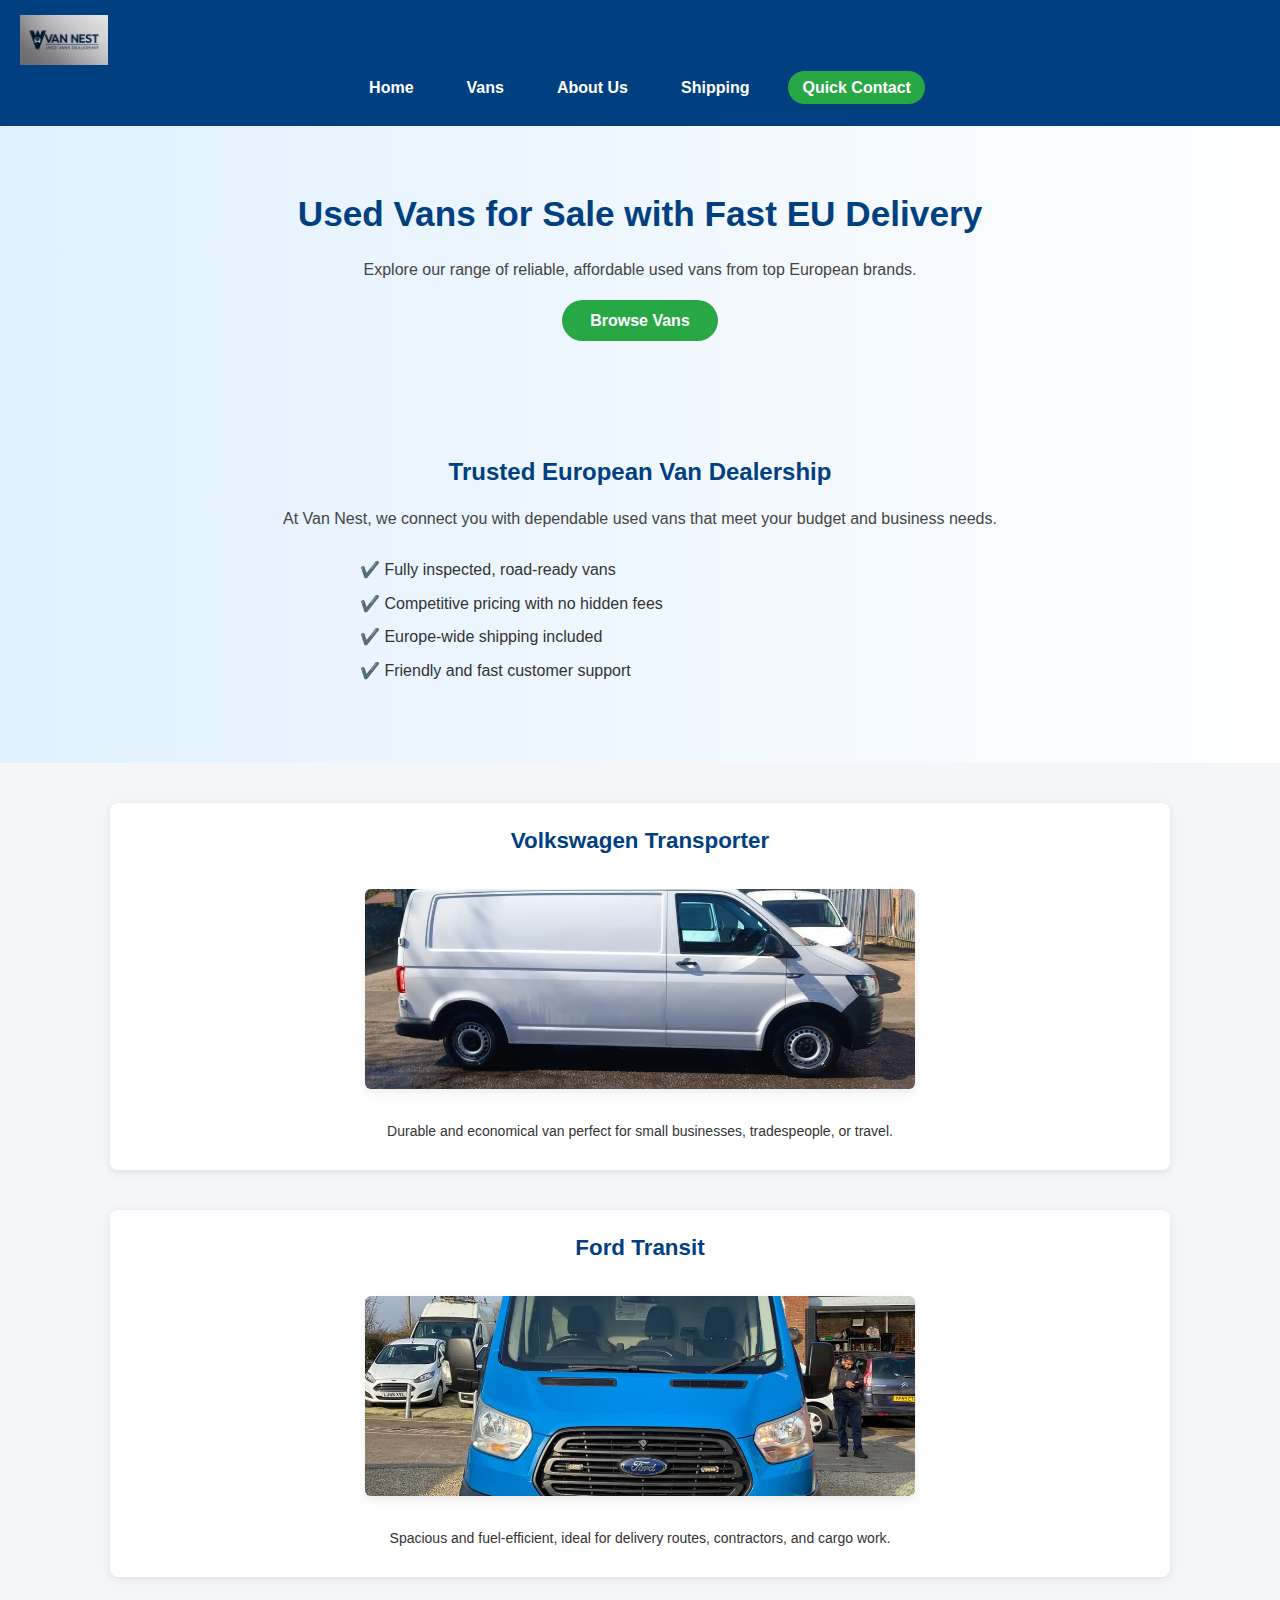
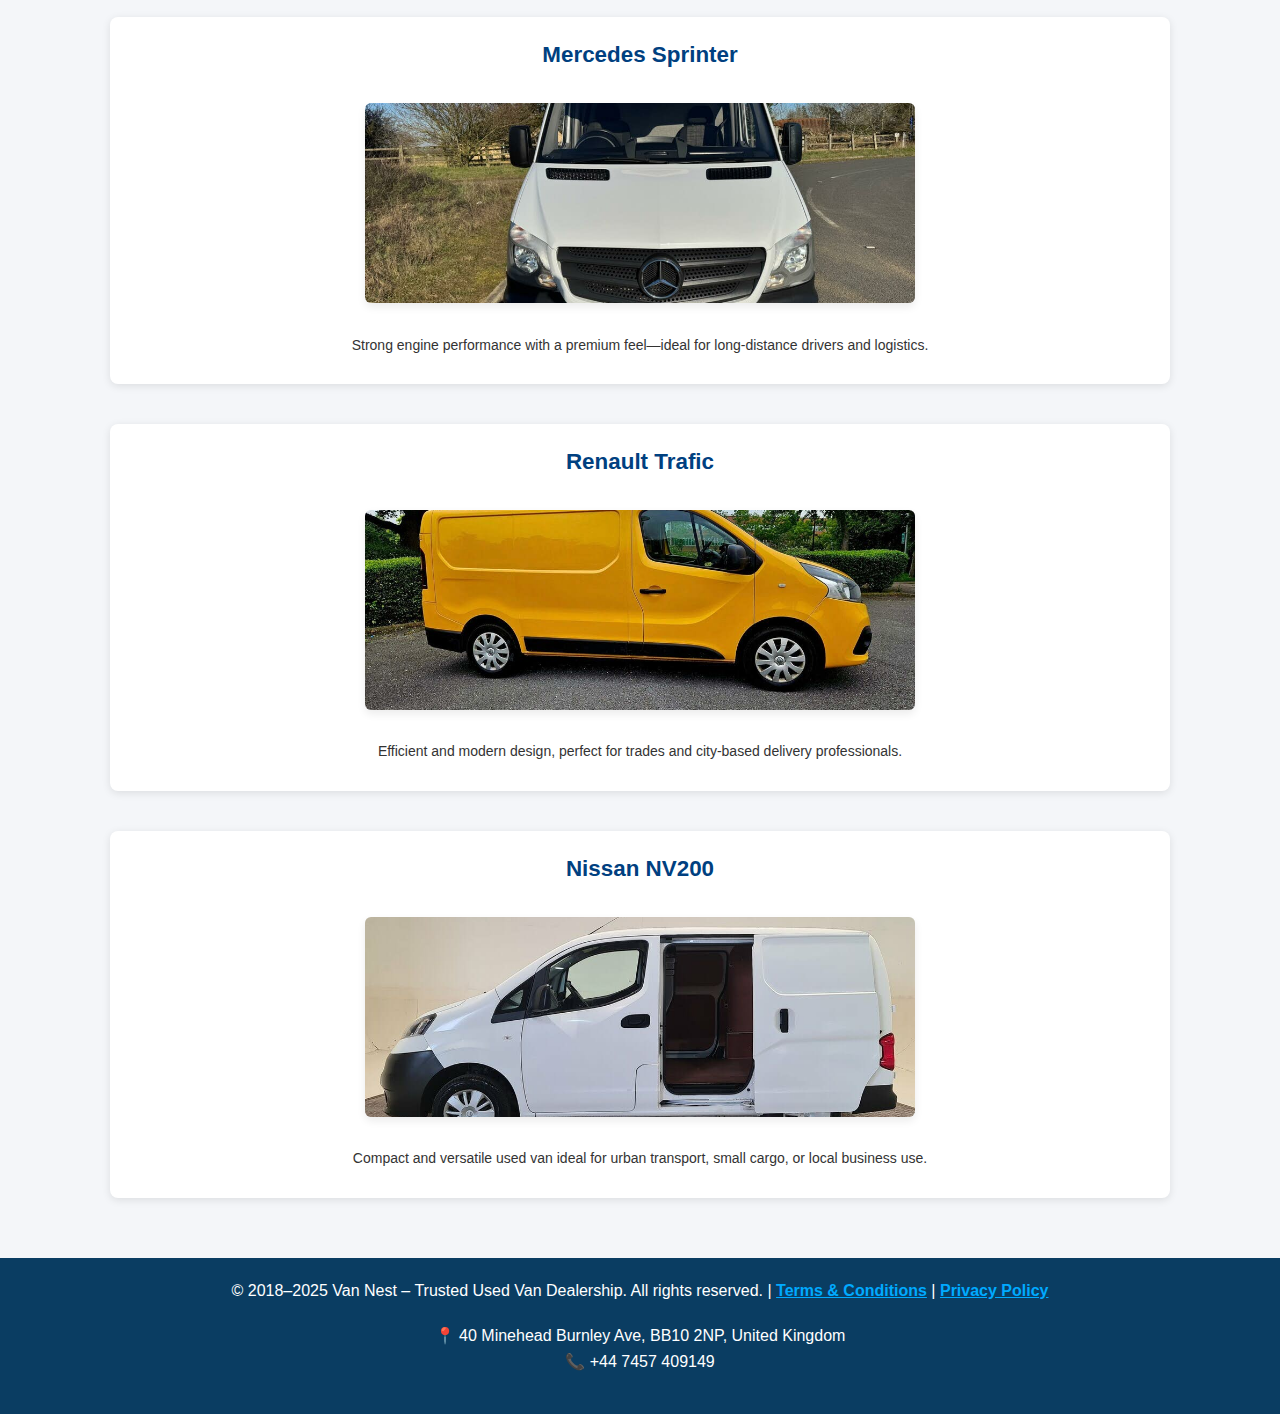
<file: index.html>
<!DOCTYPE html>
<html lang="en">
<head>
  <meta charset="UTF-8" />
  <meta name="viewport" content="width=device-width, initial-scale=1" />

  <title>Van Nest | Used Vans for Sale UK & Europe | Affordable Commercial Vans</title>
  <meta name="description" content="Van Nest offers reliable used vans for sale across the UK and Europe. Buy trusted brands like Ford, Mercedes, Volkswagen, and more with fast delivery and competitive prices.">
  <meta name="keywords" content="used vans, vans for sale UK, affordable commercial vans, Van Nest, buy used vans online, reliable vans Europe, Ford vans, Mercedes vans, Volkswagen vans">

  <!-- Open Graph for Social Media -->
  <meta property="og:title" content="Van Nest | Affordable Used Vans for Sale in UK & Europe" />
  <meta property="og:description" content="Browse and buy high-quality used vans from Van Nest. We offer fast shipping, secure deals, and trusted van brands across Europe and the UK." />
  <meta property="og:image" content="https://vannest.store/images/van1.jpeg" />
  <meta property="og:url" content="https://vannest.store" />
  <meta property="og:type" content="website" />

  <!-- Styles -->
  <link rel="stylesheet" href="vans-style.css" />
</head>


<body>

  <!-- Header & Navigation -->
  <header>
    <div class="header-container">
      <img src="vannest-logo.png" alt="Van Nest - Used Van Dealership Logo" class="logo" />
      <button class="menu-toggle" onclick="toggleMenu()">☰</button>
    </div>
    <nav>
      <ul class="nav-links" id="navLinks">
        <li><a href="index.html">Home</a></li>
        <li><a href="vans.html">Vans</a></li>
        <li><a href="about.html">About Us</a></li>
        <li><a href="shipping.html">Shipping</a></li>
        <li><a href="contact.html" class="contact-btn">Quick Contact</a></li>
      </ul>
    </nav>
  </header>

  <!-- Hero Section -->
  <section class="hero">
    <div class="hero-content">
      <h1>Used Vans for Sale with Fast EU Delivery</h1>
      <p>Explore our range of reliable, affordable used vans from top European brands.</p>
      <a href="vans.html" class="browse-btn">Browse Vans</a>
    </div>
  </section>

  <!-- Why Choose Us -->
  <section class="hero" style="background-color: #f0f8ff;">
    <h2>Trusted European Van Dealership</h2>
    <p class="intro-message">
      At Van Nest, we connect you with dependable used vans that meet your budget and business needs.
    </p>
    <ul class="benefits">
      <li>✔️ Fully inspected, road-ready vans</li>
      <li>✔️ Competitive pricing with no hidden fees</li>
      <li>✔️ Europe-wide shipping included</li>
      <li>✔️ Friendly and fast customer support</li>
    </ul>
  </section>

  <!-- Featured Vans -->
  <section class="van-listings">
    <div class="van-card">
      <h3>Volkswagen Transporter</h3>
      <a href="vans.html"><img class="van-main-image" src="images/vw trans.jpeg" alt="Used Volkswagen Transporter for Sale" /></a>
      <p>Durable and economical van perfect for small businesses, tradespeople, or travel.</p>
    </div>

    <div class="van-card">
      <h3>Ford Transit</h3>
      <a href="vans.html"><img class="van-main-image" src="images/ford.jpeg" alt="Used Ford Transit Van" /></a>
      <p>Spacious and fuel-efficient, ideal for delivery routes, contractors, and cargo work.</p>
    </div>

    <div class="van-card">
      <h3>Mercedes Sprinter</h3>
      <a href="vans.html"><img class="van-main-image" src="images/mwb.jpeg" alt="Used Mercedes Sprinter Van" /></a>
      <p>Strong engine performance with a premium feel—ideal for long-distance drivers and logistics.</p>
    </div>

    <div class="van-card">
      <h3>Renault Trafic</h3>
      <a href="vans.html"><img class="van-main-image" src="images/rt.jpeg" alt="Used Renault Trafic Van" /></a>
      <p>Efficient and modern design, perfect for trades and city-based delivery professionals.</p>
    </div>

    <div class="van-card">
      <h3>Nissan NV200</h3>
      <a href="vans.html"><img class="van-main-image" src="images/nv.jpeg" alt="Used Nissan NV200 Van" /></a>
      <p>Compact and versatile used van ideal for urban transport, small cargo, or local business use.</p>
    </div>
  </section>


  <!-- Footer -->
<footer style="background-color: #0a3d62; color: white; text-align: center; padding: 20px; font-size: 14px;">
  <p>
    &copy; 2018–2025 Van Nest – Trusted Used Van Dealership. All rights reserved. |
    <a href="terms.html" style="color: #00aaff; text-decoration: underline; font-weight: bold;">Terms & Conditions</a> |
    <a href="privacy.html" style="color: #00aaff; text-decoration: underline; font-weight: bold;">Privacy Policy</a>
  </p>
  <p style="margin-top: 10px;">
    📍 40 Minehead Burnley Ave, BB10 2NP, United Kingdom<br />
    📞 +44 7457 409149
  </p>
</footer>





  

  <!-- JavaScript -->
<script>
  // Toggle nav for mobile
  function toggleMenu() {
    const nav = document.getElementById("navLinks");
    nav.classList.toggle("show");
  }
</script>

<!-- Tidio Live Chat -->
<script src="https://code.tidio.co/86cvueq2b4w83kcgar891bp2wywedswv.js" async></script>

<!-- Lazy Load Images (SEO + Speed) -->
<script>
  document.addEventListener("DOMContentLoaded", function () {
    const images = document.querySelectorAll("img");
    images.forEach(img => img.setAttribute("loading", "lazy"));
  });
</script>
</body>
</html>
</file>
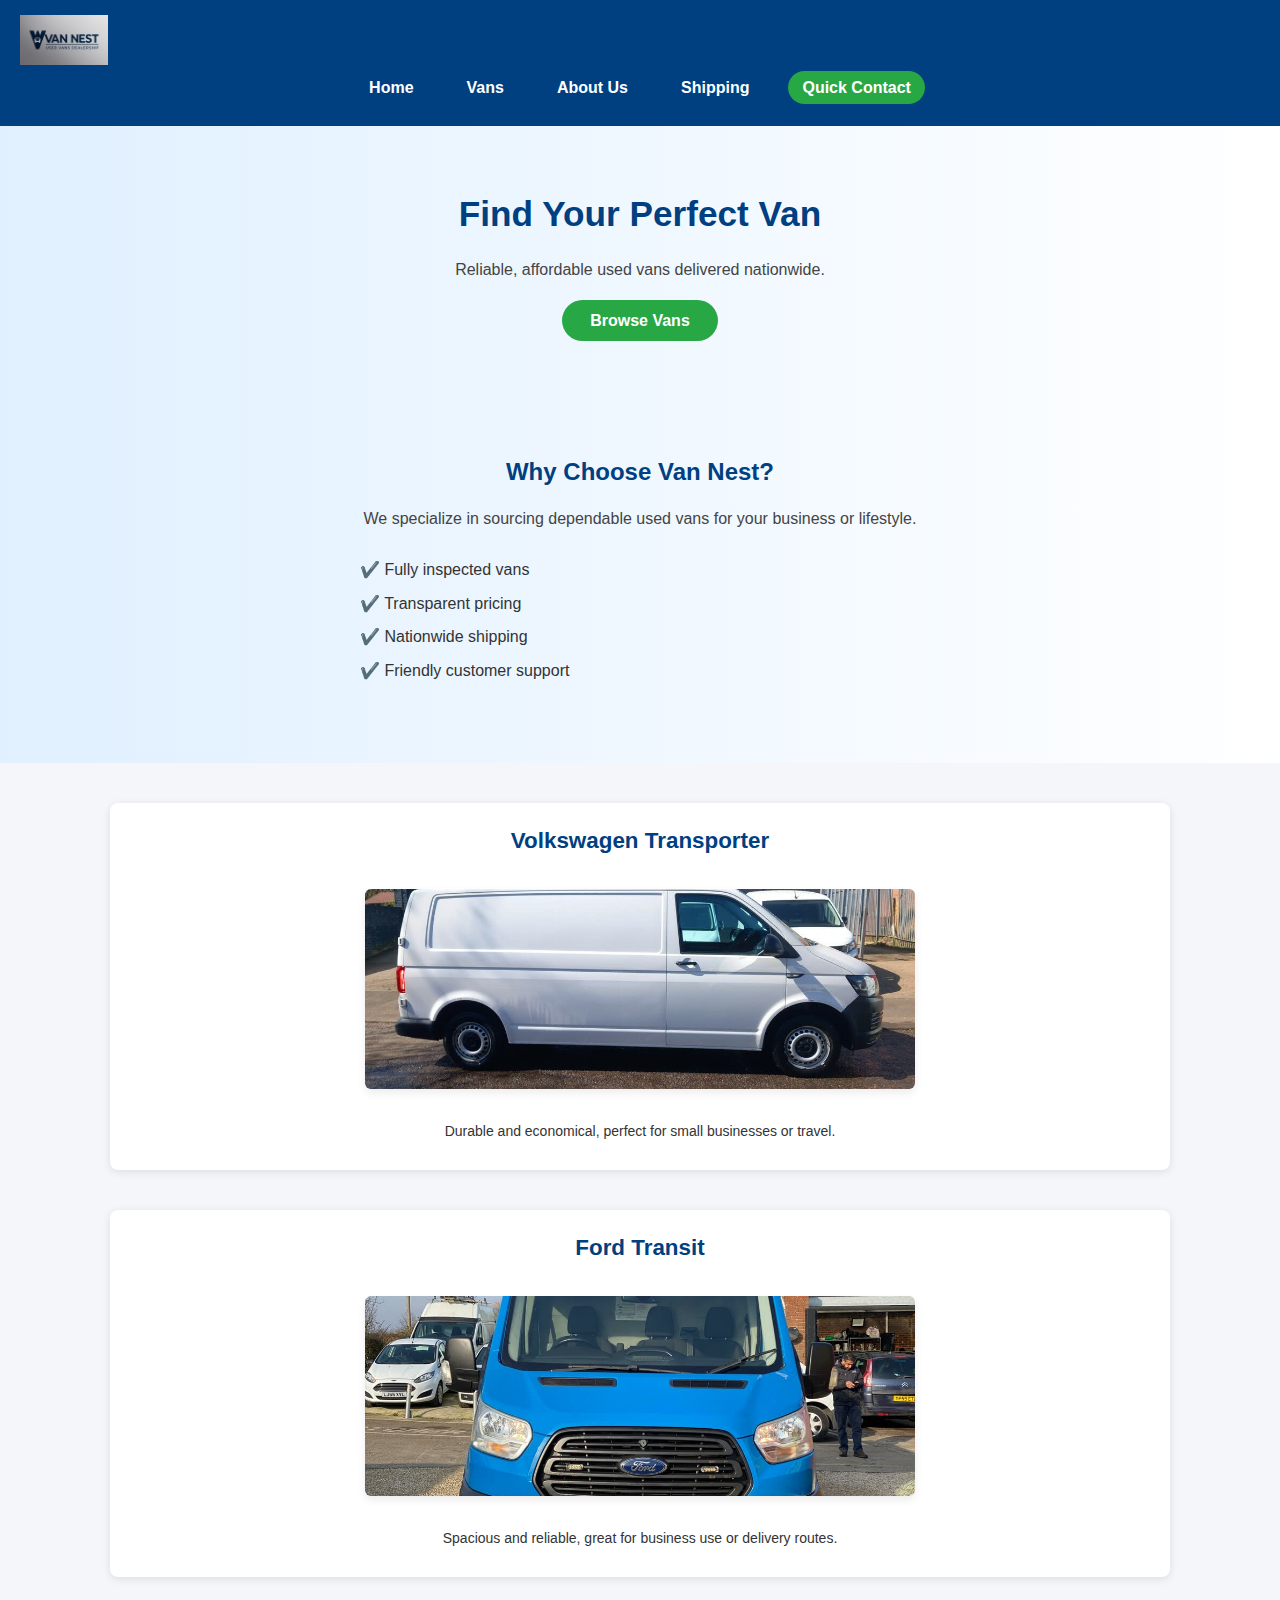
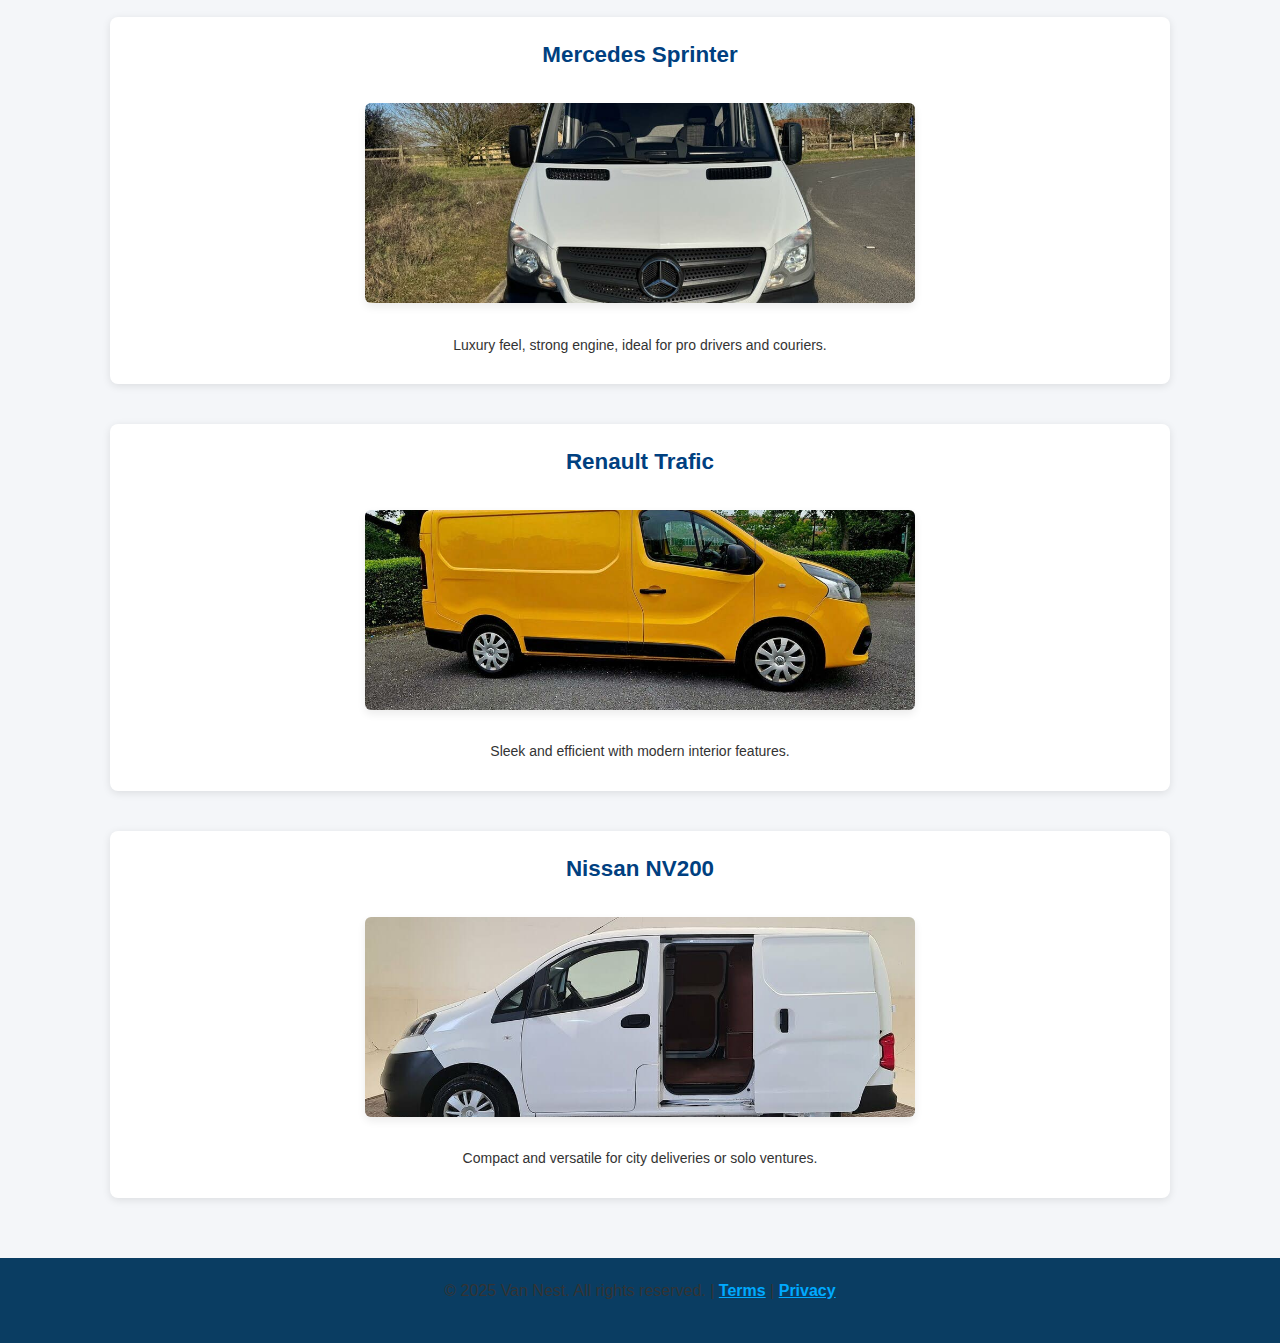
<file: Van Nest/index.html>
<!DOCTYPE html>
<html lang="en">
<head>
  <meta charset="UTF-8" />
  <meta name="viewport" content="width=device-width, initial-scale=1" />
  <title>Van Nest - Home</title>
  <link rel="stylesheet" href="vans-style.css" />
</head>
<body>

  <!-- Header & Navigation -->
  <header>
    <div class="header-container">
      <img src="vannest-logo.png" alt="Van Nest Logo" class="logo" />
      <button class="menu-toggle" onclick="toggleMenu()">☰</button>
    </div>
    <nav>
      <ul class="nav-links" id="navLinks">
        <li><a href="index.html">Home</a></li>
        <li><a href="vans.html">Vans</a></li>
        <li><a href="about.html">About Us</a></li>
        <li><a href="shipping.html">Shipping</a></li>
        <li><a href="contact.html" class="contact-btn">Quick Contact</a></li>
      </ul>
    </nav>
  </header>

  <!-- Hero Section -->
  <section class="hero">
    <div class="hero-content">
      <h1>Find Your Perfect Van</h1>
      <p>Reliable, affordable used vans delivered nationwide.</p>
      <a href="vans.html" class="browse-btn">Browse Vans</a>
    </div>
  </section>

  <!-- Why Choose Us -->
  <section class="hero" style="background-color: #f0f8ff;">
    <h2>Why Choose Van Nest?</h2>
    <p class="intro-message">
      We specialize in sourcing dependable used vans for your business or lifestyle.
    </p>
    <ul class="benefits">
      <li>✔️ Fully inspected vans</li>
      <li>✔️ Transparent pricing</li>
      <li>✔️ Nationwide shipping</li>
      <li>✔️ Friendly customer support</li>
    </ul>
  </section>

  <!-- Featured Vans -->
  <section class="van-listings">
    <div class="van-card">
      <h3>Volkswagen Transporter</h3>
      <a href="vans.html"><img class="van-main-image" src="images/vw trans.jpeg" alt="Volkswagen" /></a>
      <p>Durable and economical, perfect for small businesses or travel.</p>
    </div>

    <div class="van-card">
      <h3>Ford Transit</h3>
      <a href="vans.html"><img class="van-main-image" src="images/ford.jpeg" alt="Ford" /></a>
      <p>Spacious and reliable, great for business use or delivery routes.</p>
    </div>

    <div class="van-card">
      <h3>Mercedes Sprinter</h3>
      <a href="vans.html"><img class="van-main-image" src="images/mwb.jpeg" alt="Mercedes" /></a>
      <p>Luxury feel, strong engine, ideal for pro drivers and couriers.</p>
    </div>

    <div class="van-card">
      <h3>Renault Trafic</h3>
      <a href="vans.html"><img class="van-main-image" src="images/rt.jpeg" alt="Renault" /></a>
      <p>Sleek and efficient with modern interior features.</p>
    </div>

    <div class="van-card">
      <h3>Nissan NV200</h3>
      <a href="vans.html"><img class="van-main-image" src="images/nv.jpeg" alt="Nissan" /></a>
      <p>Compact and versatile for city deliveries or solo ventures.</p>
    </div>
  </section>

  <!-- Footer -->
  <footer style="background-color: #0a3d62; color: white; text-align: center; padding: 20px; font-size: 14px;">
  <p>
    &copy; 2025 Van Nest. All rights reserved. |
    <a href="terms.html" style="color: #00aaff; text-decoration: underline; font-weight: bold;">Terms</a> |
    <a href="privacy.html" style="color: #00aaff; text-decoration: underline; font-weight: bold;">Privacy</a>
  </p>
</footer>



  <!-- Back to Top Button -->
  <button id="backToTopBtn" title="Back to Top">&#8679;</button>

  <!-- JavaScript -->
  <script>
    // Toggle nav for mobile
    function toggleMenu() {
      const nav = document.getElementById("navLinks");
      nav.classList.toggle("show");
    }

    // Scroll to top
    document.getElementById('backToTopBtn').addEventListener('click', () => {
      window.scrollTo({ top: 0, behavior: 'smooth' });
    });

    // Show/hide scroll button
    window.addEventListener('scroll', () => {
      const btn = document.getElementById('backToTopBtn');
      btn.style.display = window.scrollY > 200 ? 'flex' : 'none';
    });
  </script>

</body>
</html>
</file>
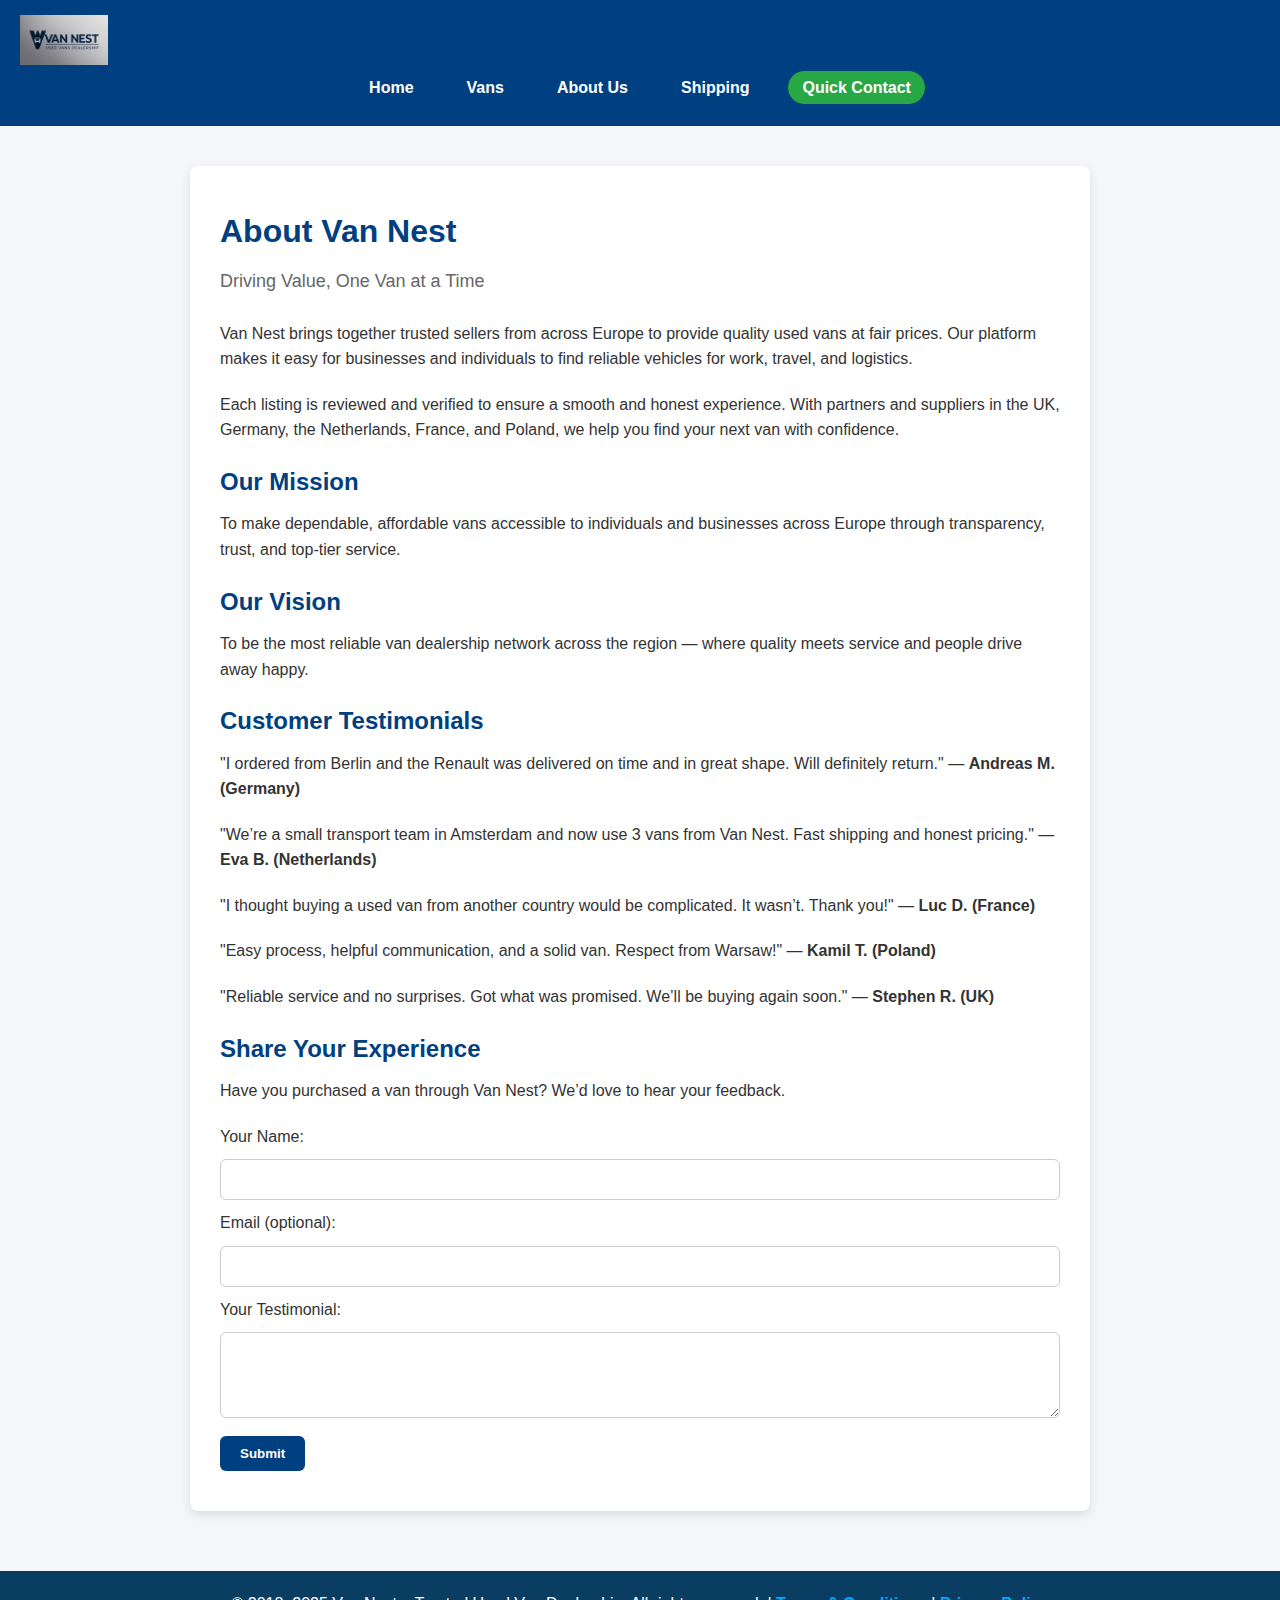
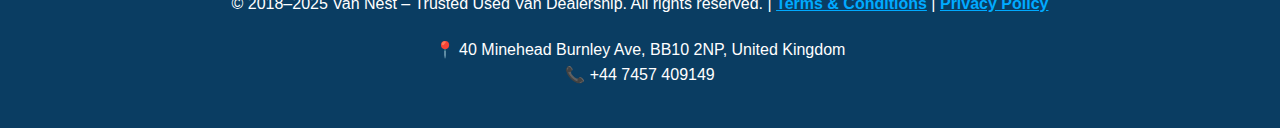
<file: about.html>
<!DOCTYPE html>
<html lang="en">
<head>
  <meta charset="UTF-8" />
  <meta name="viewport" content="width=device-width, initial-scale=1" />
  <title>About Us - Van Nest</title>
  <link rel="stylesheet" href="vans-style.css" />
</head>
<body>

<header>
  <div class="header-container">
    <img src="vannest-logo.png" alt="Van Nest Logo" class="logo" />
    <button class="menu-toggle" onclick="toggleMenu()">☰</button>
  </div>
  <nav>
    <ul class="nav-links" id="navLinks">
      <li><a href="index.html">Home</a></li>
      <li><a href="vans.html">Vans</a></li>
      <li><a href="about.html">About Us</a></li>
      <li><a href="shipping.html">Shipping</a></li>
      <li><a href="contact.html" class="contact-btn">Quick Contact</a></li>
    </ul>
  </nav>
</header>

<main class="container">
  <h1>About Van Nest</h1>
  <p class="tagline">Driving Value, One Van at a Time</p>
  <p>Van Nest brings together trusted sellers from across Europe to provide quality used vans at fair prices. Our platform makes it easy for businesses and individuals to find reliable vehicles for work, travel, and logistics.</p>
  <p>Each listing is reviewed and verified to ensure a smooth and honest experience. With partners and suppliers in the UK, Germany, the Netherlands, France, and Poland, we help you find your next van with confidence.</p>

  <h2>Our Mission</h2>
  <p>To make dependable, affordable vans accessible to individuals and businesses across Europe through transparency, trust, and top-tier service.</p>

  <h2>Our Vision</h2>
  <p>To be the most reliable van dealership network across the region — where quality meets service and people drive away happy.</p>

  <h2>Customer Testimonials</h2>
  <div class="testimonial-grid">
    <div class="testimonial-card">
      <p>"I ordered from Berlin and the Renault was delivered on time and in great shape. Will definitely return." — <strong>Andreas M. (Germany)</strong></p>
    </div>
    <div class="testimonial-card">
      <p>"We’re a small transport team in Amsterdam and now use 3 vans from Van Nest. Fast shipping and honest pricing." — <strong>Eva B. (Netherlands)</strong></p>
    </div>
    <div class="testimonial-card">
      <p>"I thought buying a used van from another country would be complicated. It wasn’t. Thank you!" — <strong>Luc D. (France)</strong></p>
    </div>
    <div class="testimonial-card">
      <p>"Easy process, helpful communication, and a solid van. Respect from Warsaw!" — <strong>Kamil T. (Poland)</strong></p>
    </div>
    <div class="testimonial-card">
      <p>"Reliable service and no surprises. Got what was promised. We’ll be buying again soon." — <strong>Stephen R. (UK)</strong></p>
    </div>
  </div>

  <h2>Share Your Experience</h2>
  <p>Have you purchased a van through Van Nest? We’d love to hear your feedback.</p>

  <form id="testimonialForm" onsubmit="return handleSubmit()">
    <label for="name">Your Name:</label><br>
    <input type="text" id="name" name="name" required><br>

    <label for="email">Email (optional):</label><br>
    <input type="email" id="email" name="email"><br>

    <label for="message">Your Testimonial:</label><br>
    <textarea id="message" name="message" rows="4" required></textarea><br>

    <button type="submit">Submit</button>
    <p id="thankYouMsg" style="display: none; color: green; font-weight: bold;">Thanks for your feedback!</p>
  </form>
</main>

<!-- Footer -->
<footer style="background-color: #0a3d62; color: white; text-align: center; padding: 20px; font-size: 14px;">
  <p>
    &copy; 2018–2025 Van Nest – Trusted Used Van Dealership. All rights reserved. |
    <a href="terms.html" style="color: #00aaff; text-decoration: underline; font-weight: bold;">Terms & Conditions</a> |
    <a href="privacy.html" style="color: #00aaff; text-decoration: underline; font-weight: bold;">Privacy Policy</a>
  </p>
  <p style="margin-top: 10px;">
    📍 40 Minehead Burnley Ave, BB10 2NP, United Kingdom<br />
    📞 +44 7457 409149
  </p>
</footer>




<script>
  function toggleMenu() {
    document.getElementById("navLinks").classList.toggle("show");
  }

  function handleSubmit() {
    document.getElementById("testimonialForm").reset();
    document.getElementById("thankYouMsg").style.display = "block";
    return false;
  }

</script>
<script src="//code.tidio.co/86cvueq2b4w83kcgar891bp2wywedswv.js" async></script>
</body>
</html>
</file>
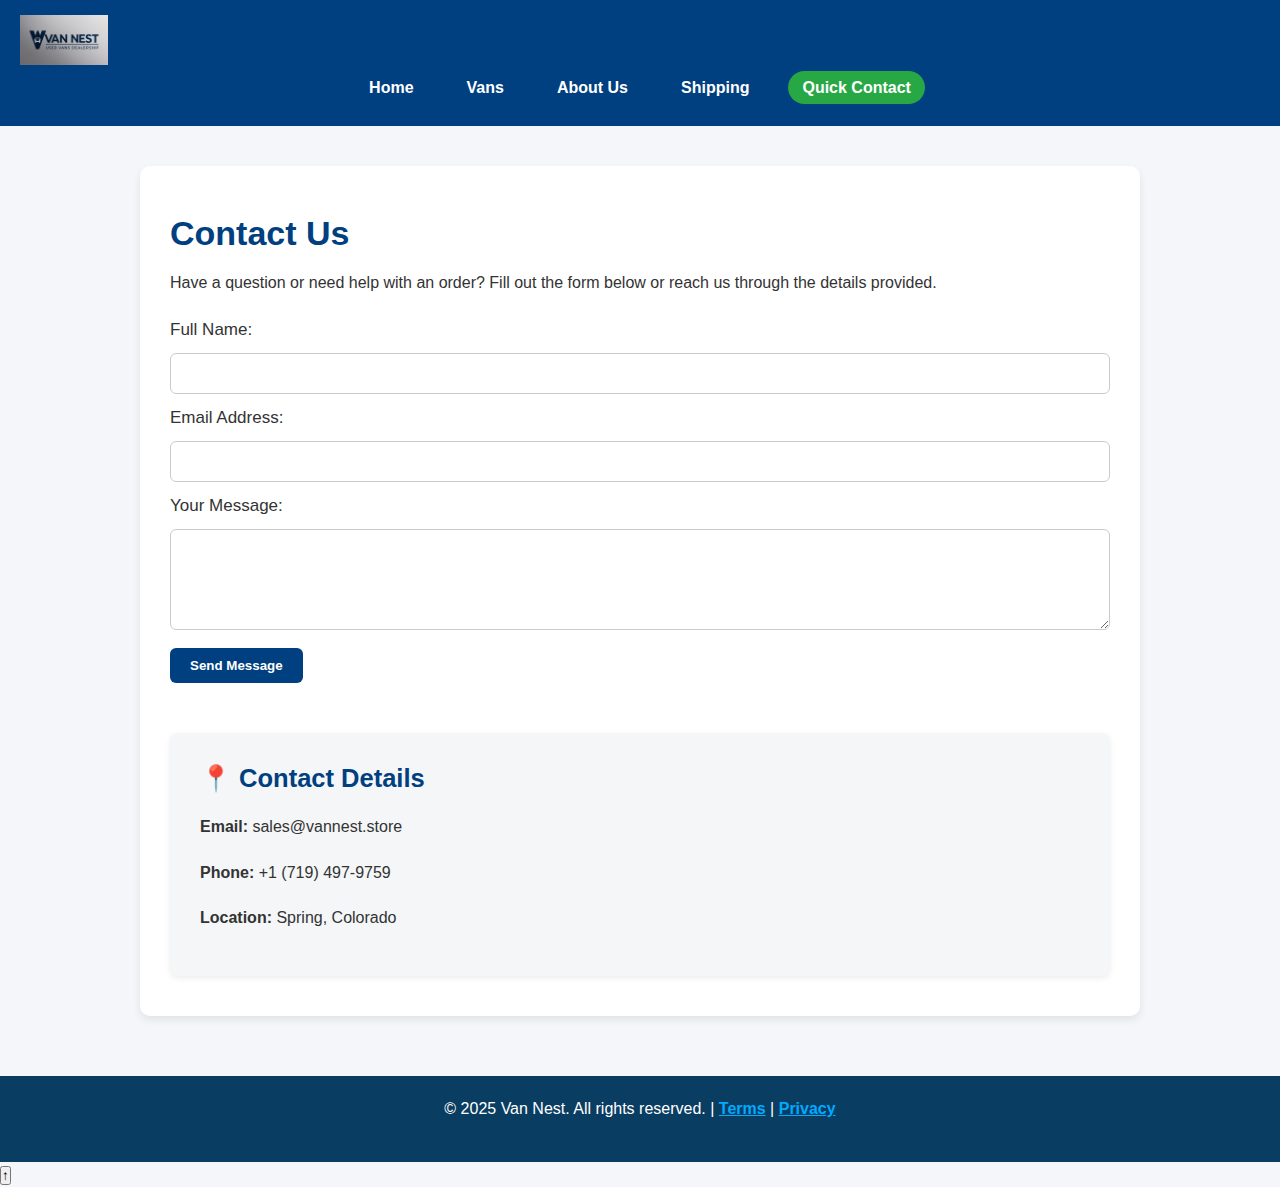
<file: contact.html>
<!DOCTYPE html>
<html lang="en">
<head>
  <meta charset="UTF-8" />
  <meta name="viewport" content="width=device-width, initial-scale=1" />
  <title>Contact Us - Van Nest</title>
  <link rel="stylesheet" href="vans-style.css" />
</head>
<body>

  <header>
    <div class="header-container">
      <img src="vannest-logo.png" alt="Van Nest Logo" class="logo" />
      <button class="menu-toggle" onclick="toggleMenu()">☰</button>
    </div>
    <nav>
      <ul class="nav-links" id="navLinks">
        <li><a href="index.html">Home</a></li>
        <li><a href="vans.html">Vans</a></li>
        <li><a href="about.html">About Us</a></li>
        <li><a href="shipping.html">Shipping</a></li>
        <li><a href="contact.html" class="contact-btn">Quick Contact</a></li>
      </ul>
    </nav>
  </header>

  <main class="content-box">
    <h1>Contact Us</h1>
    <p>Have a question or need help with an order? Fill out the form below or reach us through the details provided.</p>

    <form name="contact" method="POST" data-netlify="true" action="/thankyou.html">
  <input type="hidden" name="form-name" value="contact" />

      <label for="name">Full Name:</label>
      <input type="text" id="name" name="name" required>

      <label for="email">Email Address:</label>
      <input type="email" id="email" name="email" required>

      <label for="message">Your Message:</label>
      <textarea id="message" name="message" rows="5" required></textarea>

      <button type="submit">Send Message</button>
    </form>

    <section class="contact-info">
      <h2>📍 Contact Details</h2>
      <p><strong>Email:</strong> sales@vannest.store</p>
      <p><strong>Phone:</strong> +1 (719) 497-9759</p>
      <p><strong>Location:</strong> Spring, Colorado</p>
    </section>
  </main>

  <footer style="background-color: #0a3d62; color: white; text-align: center; padding: 20px; font-size: 14px;">
  <p>
    &copy; 2025 Van Nest. All rights reserved. |
    <a href="terms.html" style="color: #00aaff; text-decoration: underline; font-weight: bold;">Terms</a> |
    <a href="privacy.html" style="color: #00aaff; text-decoration: underline; font-weight: bold;">Privacy</a>
  </p>
</footer>



  <button id="backToTopBtn" title="Back to Top">↑</button>

  <script>
    function toggleMenu() {
      const nav = document.getElementById("navLinks");
      nav.classList.toggle("show");
    }

    document.getElementById("backToTopBtn").addEventListener("click", () => {
      window.scrollTo({ top: 0, behavior: "smooth" });
    });

    window.addEventListener("scroll", () => {
      document.getElementById("backToTopBtn").style.display = window.scrollY > 200 ? "flex" : "none";
    });
  </script>
  <!-- Netlify hidden form detection -->
<form name="contact" netlify hidden>
  <input type="text" name="name" />
  <input type="email" name="email" />
  <textarea name="message"></textarea>
</form>

</body>
</html>
</file>
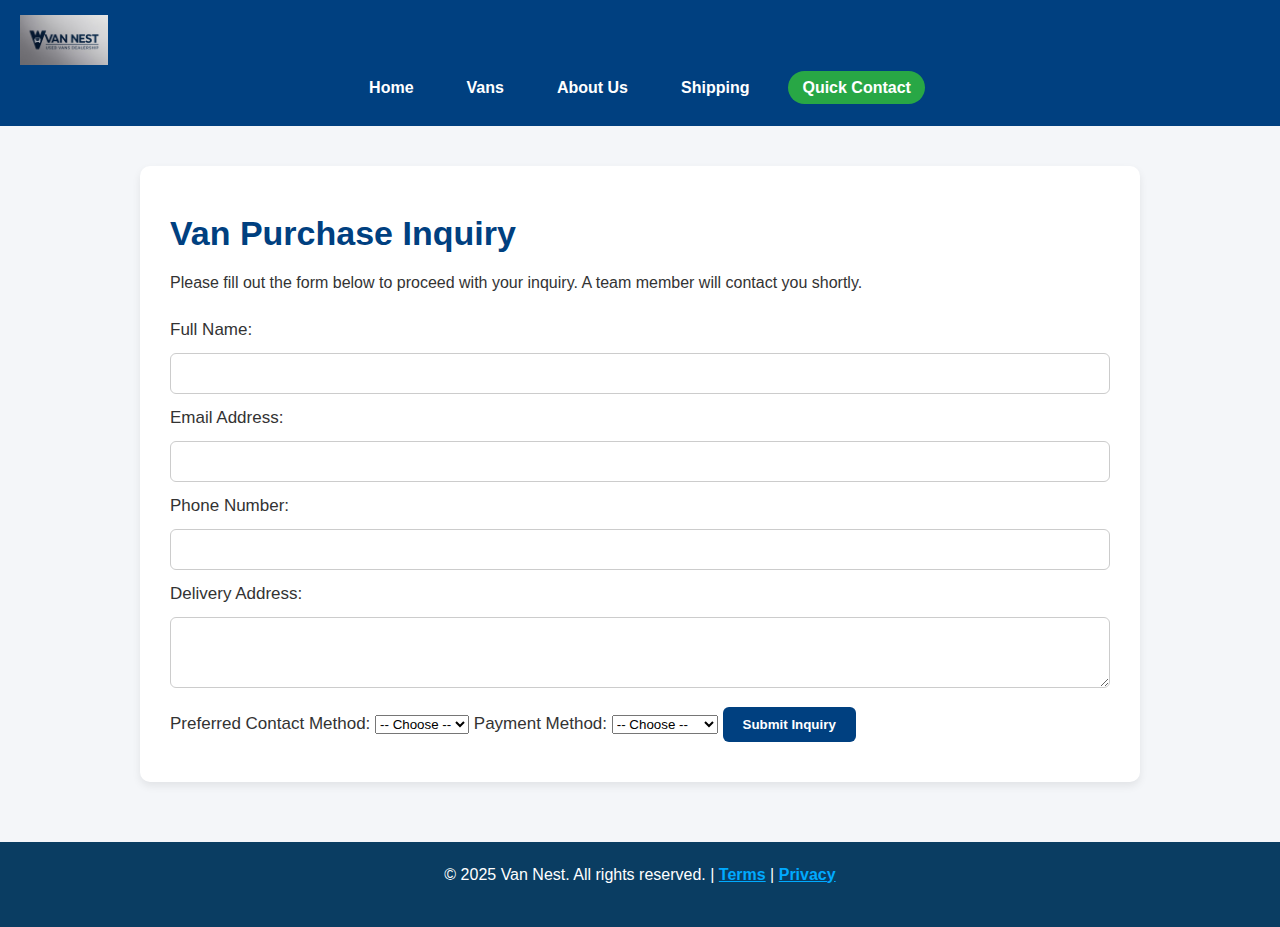
<file: inquiry.html>
<!DOCTYPE html>
<html lang="en">
<head>
  <meta charset="UTF-8" />
  <meta name="viewport" content="width=device-width, initial-scale=1" />
  <title>Van Inquiry | Van Nest</title>
  <link rel="stylesheet" href="vans-style.css" />
</head>
<body>

<header>
  <div class="header-container">
    <img src="vannest-logo.png" alt="Van Nest Logo" class="logo" />
    <button class="menu-toggle" onclick="toggleMenu()">☰</button>
  </div>
  <nav>
    <ul class="nav-links" id="navLinks">
      <li><a href="index.html">Home</a></li>
      <li><a href="vans.html">Vans</a></li>
      <li><a href="about.html">About Us</a></li>
      <li><a href="shipping.html">Shipping</a></li>
      <li><a href="contact.html" class="contact-btn">Quick Contact</a></li>
    </ul>
  </nav>
</header>

<main class="content-box">
  <h1>Van Purchase Inquiry</h1>
  <p>Please fill out the form below to proceed with your inquiry. A team member will contact you shortly.</p>

  <form action="https://formspree.io/f/xanjjqlq" method="POST">
  <input type="hidden" name="_redirect" value="https://vannest1.github.io/Vannest/thankyou.html" />
  <input type="hidden" id="vanName" name="Van Model" />

  <label for="name">Full Name:</label>
  <input type="text" name="name" id="name" required>

  <label for="email">Email Address:</label>
  <input type="email" name="email" id="email" required>

  <label for="phone">Phone Number:</label>
  <input type="text" name="phone" id="phone" required>

  <label for="address">Delivery Address:</label>
  <textarea name="address" id="address" rows="3" required></textarea>

  <label for="contact_method">Preferred Contact Method:</label>
  <select name="contact_method" id="contact_method" required>
    <option value="">-- Choose --</option>
    <option value="Call">Call</option>
    <option value="Text">Text</option>
    <option value="WhatsApp">WhatsApp</option>
  </select>

  <label for="payment">Payment Method:</label>
  <select name="payment" id="payment" required>
    <option value="">-- Choose --</option>
    <option value="PayPal">PayPal</option>
    <option value="Crypto">Crypto</option>
    <option value="Bank Transfer">Bank Transfer</option>
  </select>

  <button type="submit">Submit Inquiry</button>
</form>

</main>

<footer style="background-color: #0a3d62; color: white; text-align: center; padding: 20px; font-size: 14px;">
  <p>&copy; 2025 Van Nest. All rights reserved. |
    <a href="terms.html" style="color: #00aaff;">Terms</a> |
    <a href="privacy.html" style="color: #00aaff;">Privacy</a>
  </p>
</footer>

<script>
  function toggleMenu() {
    document.getElementById("navLinks").classList.toggle("show");
  }

  // Autofill the van model from the query string
  const params = new URLSearchParams(window.location.search);
  const model = params.get("van");
  if (model) {
    document.getElementById("vanName").value = model;
  }
</script>
<script src="//code.tidio.co/86cvueq2b4w83kcgar891bp2wywedswv.js" async></script>
</body>
</html>
</file>
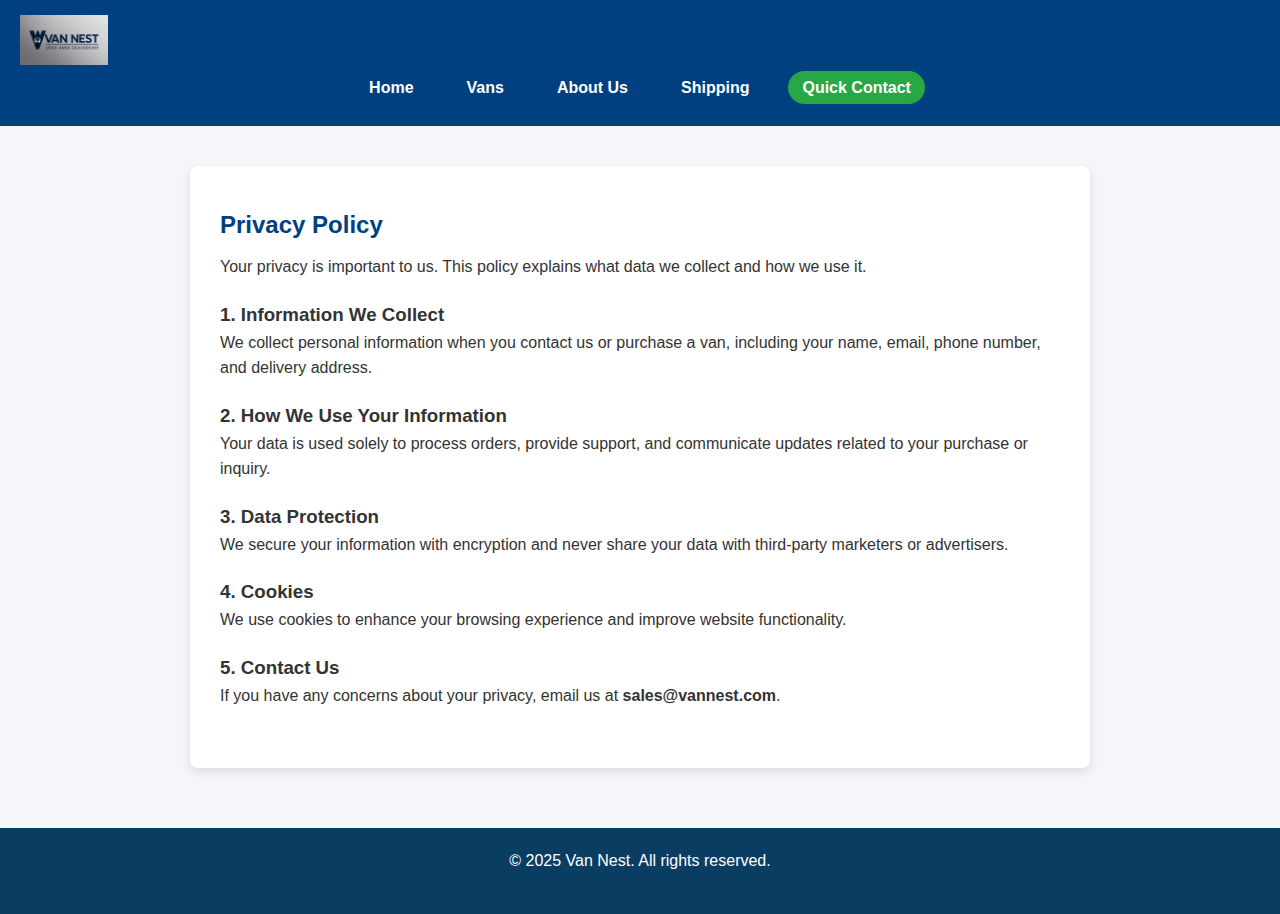
<file: Privacy.html>
<!DOCTYPE html>
<html lang="en">
<head>
  <meta charset="UTF-8" />
  <meta name="viewport" content="width=device-width, initial-scale=1" />
  <title>Privacy Policy - Van Nest</title>
  <link rel="stylesheet" href="vans-style.css" />
</head>
<body>
  <header>
    <div class="header-container">
      <img src="vannest-logo.png" alt="Van Nest Logo" class="logo" />
      <button class="menu-toggle" onclick="toggleMenu()">☰</button>
    </div>
    <nav>
      <ul class="nav-links" id="navLinks">
        <li><a href="index.html">Home</a></li>
        <li><a href="vans.html">Vans</a></li>
        <li><a href="about.html">About Us</a></li>
        <li><a href="shipping.html">Shipping</a></li>
        <li><a href="contact.html" class="contact-btn">Quick Contact</a></li>
      </ul>
    </nav>
  </header>

  <main class="container">
    <h2>Privacy Policy</h2>
    <p>Your privacy is important to us. This policy explains what data we collect and how we use it.</p>

    <h3>1. Information We Collect</h3>
    <p>We collect personal information when you contact us or purchase a van, including your name, email, phone number, and delivery address.</p>

    <h3>2. How We Use Your Information</h3>
    <p>Your data is used solely to process orders, provide support, and communicate updates related to your purchase or inquiry.</p>

    <h3>3. Data Protection</h3>
    <p>We secure your information with encryption and never share your data with third-party marketers or advertisers.</p>

    <h3>4. Cookies</h3>
    <p>We use cookies to enhance your browsing experience and improve website functionality.</p>

    <h3>5. Contact Us</h3>
    <p>If you have any concerns about your privacy, email us at <strong>sales@vannest.com</strong>.</p>
  </main>

  <footer>
    <p>&copy; 2025 Van Nest. All rights reserved.</p>
  </footer>

  <script>
    function toggleMenu() {
      const nav = document.getElementById("navLinks");
      nav.classList.toggle("show");
    }
  </script>
</body>
</html>
</file>
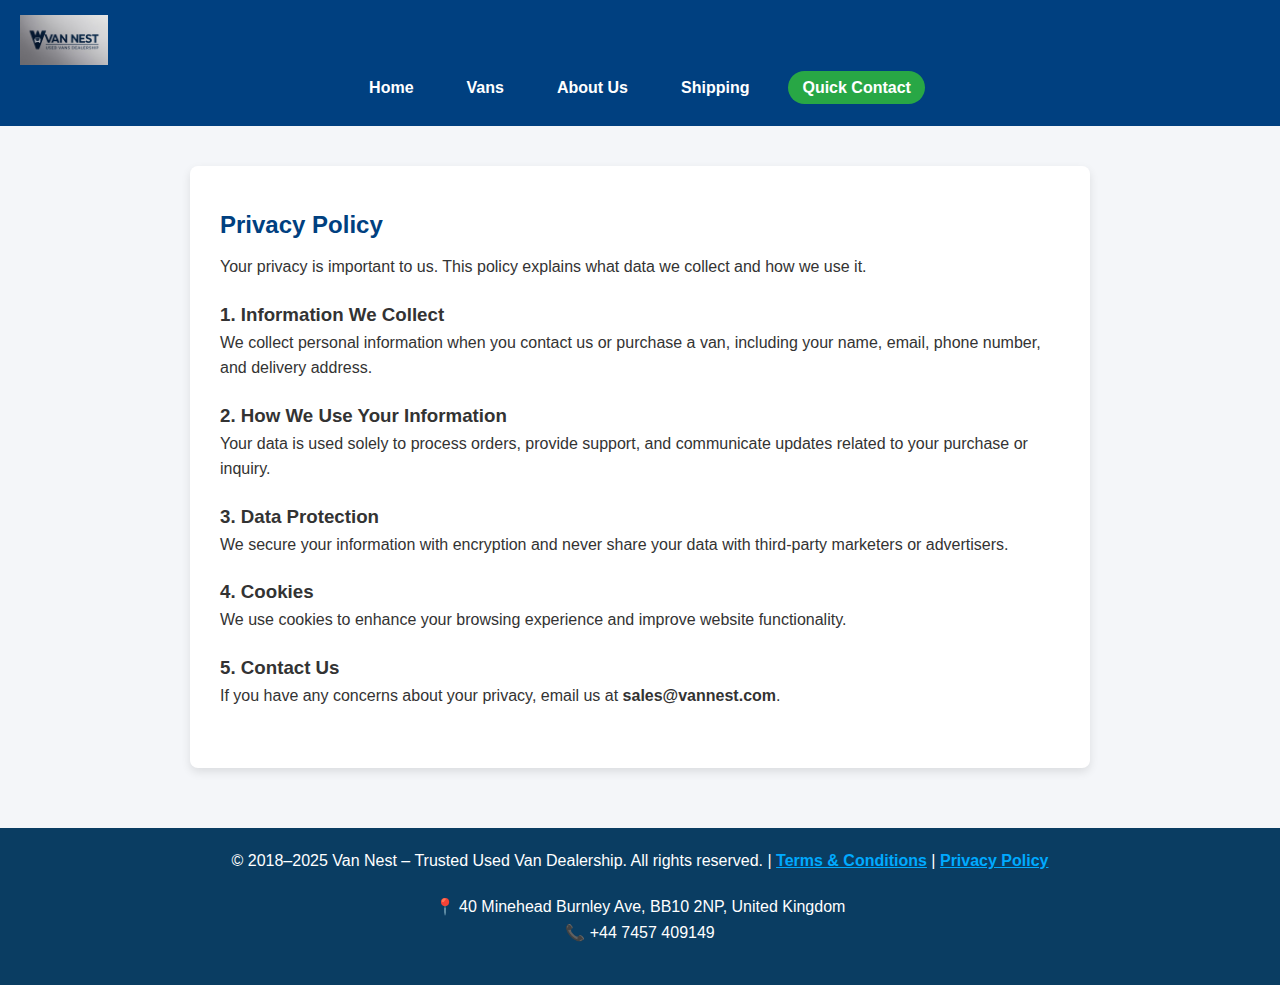
<file: privacy.html>
<!DOCTYPE html>
<html lang="en">
<head>
  <meta charset="UTF-8" />
  <meta name="viewport" content="width=device-width, initial-scale=1" />
  <title>Privacy Policy - Van Nest</title>
  <link rel="stylesheet" href="vans-style.css" />
</head>
<body>
  <header>
    <div class="header-container">
      <img src="vannest-logo.png" alt="Van Nest Logo" class="logo" />
      <button class="menu-toggle" onclick="toggleMenu()">☰</button>
    </div>
    <nav>
      <ul class="nav-links" id="navLinks">
        <li><a href="index.html">Home</a></li>
        <li><a href="vans.html">Vans</a></li>
        <li><a href="about.html">About Us</a></li>
        <li><a href="shipping.html">Shipping</a></li>
        <li><a href="contact.html" class="contact-btn">Quick Contact</a></li>
      </ul>
    </nav>
  </header>

  <main class="container">
    <h2>Privacy Policy</h2>
    <p>Your privacy is important to us. This policy explains what data we collect and how we use it.</p>

    <h3>1. Information We Collect</h3>
    <p>We collect personal information when you contact us or purchase a van, including your name, email, phone number, and delivery address.</p>

    <h3>2. How We Use Your Information</h3>
    <p>Your data is used solely to process orders, provide support, and communicate updates related to your purchase or inquiry.</p>

    <h3>3. Data Protection</h3>
    <p>We secure your information with encryption and never share your data with third-party marketers or advertisers.</p>

    <h3>4. Cookies</h3>
    <p>We use cookies to enhance your browsing experience and improve website functionality.</p>

    <h3>5. Contact Us</h3>
    <p>If you have any concerns about your privacy, email us at <strong>sales@vannest.com</strong>.</p>
  </main>

  <!-- Footer -->
<footer style="background-color: #0a3d62; color: white; text-align: center; padding: 20px; font-size: 14px;">
  <p>
    &copy; 2018–2025 Van Nest – Trusted Used Van Dealership. All rights reserved. |
    <a href="terms.html" style="color: #00aaff; text-decoration: underline; font-weight: bold;">Terms & Conditions</a> |
    <a href="privacy.html" style="color: #00aaff; text-decoration: underline; font-weight: bold;">Privacy Policy</a>
  </p>
  <p style="margin-top: 10px;">
    📍 40 Minehead Burnley Ave, BB10 2NP, United Kingdom<br />
    📞 +44 7457 409149
  </p>
</footer>


  <script>
    function toggleMenu() {
      const nav = document.getElementById("navLinks");
      nav.classList.toggle("show");
    }
  </script>
<script src="//code.tidio.co/86cvueq2b4w83kcgar891bp2wywedswv.js" async></script>
</body>
</html>
</file>
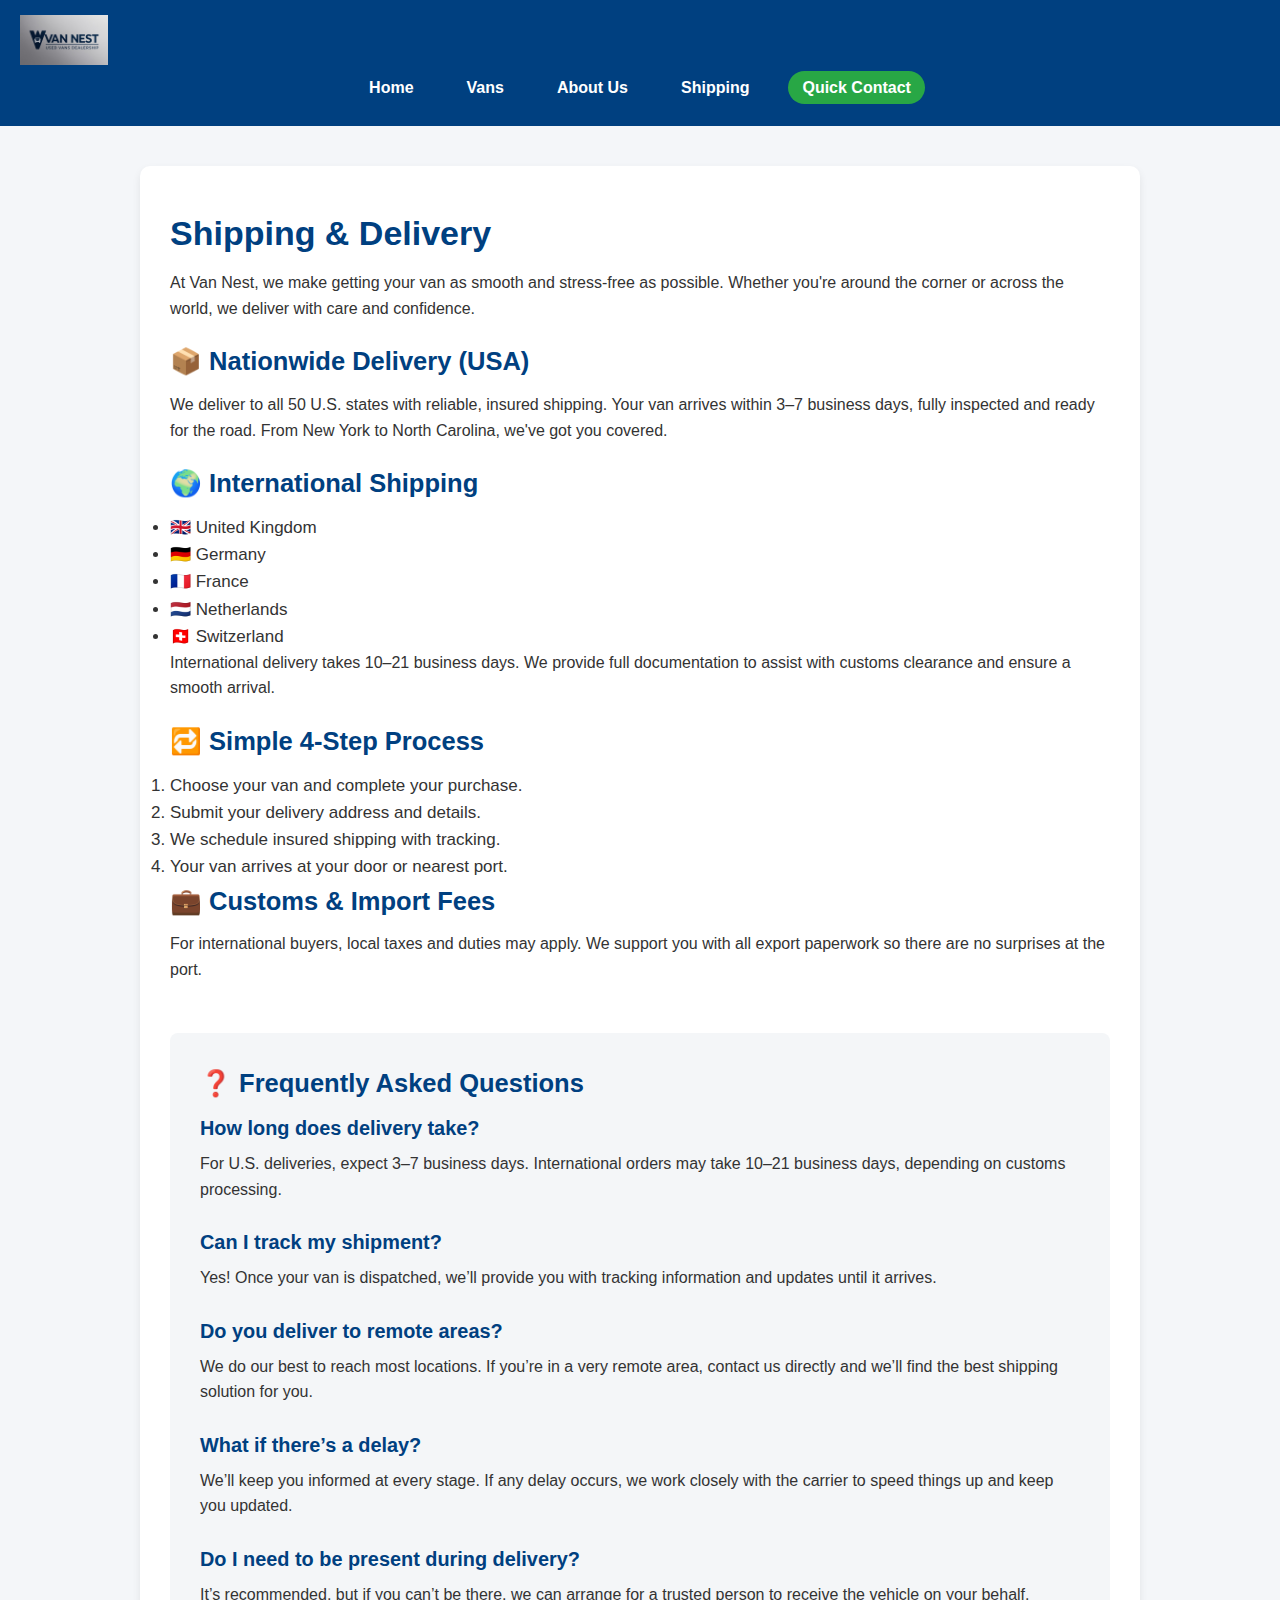
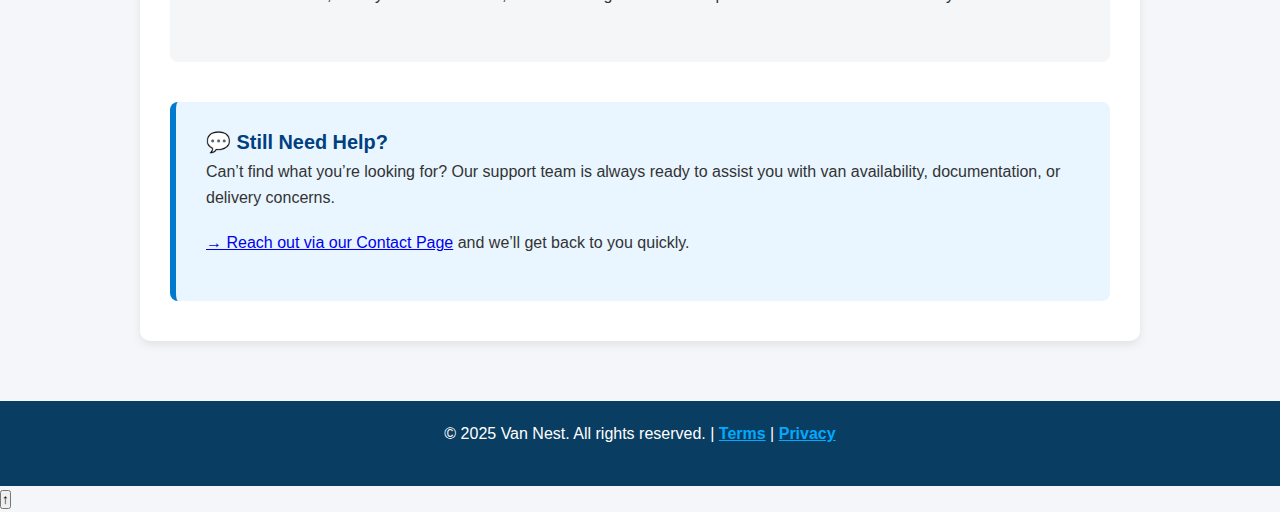
<file: shipping.html>
<!DOCTYPE html>
<html lang="en">
<head>
  <meta charset="UTF-8" />
  <meta name="viewport" content="width=device-width, initial-scale=1" />
  <title>Shipping & Delivery | Van Nest</title>
  <link rel="stylesheet" href="vans-style.css" />
</head>
<body>

  <header>
    <div class="header-container">
      <img src="vannest-logo.png" alt="Van Nest Logo" class="logo" />
      <button class="menu-toggle" onclick="toggleMenu()">☰</button>
    </div>
    <nav>
      <ul class="nav-links" id="navLinks">
        <li><a href="index.html">Home</a></li>
        <li><a href="vans.html">Vans</a></li>
        <li><a href="about.html">About Us</a></li>
        <li><a href="shipping.html">Shipping</a></li>
        <li><a href="contact.html" class="contact-btn">Quick Contact</a></li>
      </ul>
    </nav>
  </header>

  <main class="content-box">
    <h1>Shipping & Delivery</h1>
    <p>At Van Nest, we make getting your van as smooth and stress-free as possible. Whether you're around the corner or across the world, we deliver with care and confidence.</p>

    <h2>📦 Nationwide Delivery (USA)</h2>
    <p>We deliver to all 50 U.S. states with reliable, insured shipping. Your van arrives within 3–7 business days, fully inspected and ready for the road. From New York to North Carolina, we've got you covered.</p>

    <h2>🌍 International Shipping</h2>
    <ul>
      <li>🇬🇧 United Kingdom</li>
      <li>🇩🇪 Germany</li>
      <li>🇫🇷 France</li>
      <li>🇳🇱 Netherlands</li>
      <li>🇨🇭 Switzerland</li>
    </ul>
    <p>International delivery takes 10–21 business days. We provide full documentation to assist with customs clearance and ensure a smooth arrival.</p>

    <h2>🔁 Simple 4-Step Process</h2>
    <ol>
      <li>Choose your van and complete your purchase.</li>
      <li>Submit your delivery address and details.</li>
      <li>We schedule insured shipping with tracking.</li>
      <li>Your van arrives at your door or nearest port.</li>
    </ol>

    <h2>💼 Customs & Import Fees</h2>
    <p>For international buyers, local taxes and duties may apply. We support you with all export paperwork so there are no surprises at the port.</p>

    <section class="faq-section">
      <h2>❓ Frequently Asked Questions</h2>

      <div class="faq-item">
        <h3>How long does delivery take?</h3>
        <p>For U.S. deliveries, expect 3–7 business days. International orders may take 10–21 business days, depending on customs processing.</p>
      </div>

      <div class="faq-item">
        <h3>Can I track my shipment?</h3>
        <p>Yes! Once your van is dispatched, we’ll provide you with tracking information and updates until it arrives.</p>
      </div>

      <div class="faq-item">
        <h3>Do you deliver to remote areas?</h3>
        <p>We do our best to reach most locations. If you’re in a very remote area, contact us directly and we’ll find the best shipping solution for you.</p>
      </div>

      <div class="faq-item">
        <h3>What if there’s a delay?</h3>
        <p>We’ll keep you informed at every stage. If any delay occurs, we work closely with the carrier to speed things up and keep you updated.</p>
      </div>

      <div class="faq-item">
        <h3>Do I need to be present during delivery?</h3>
        <p>It’s recommended, but if you can’t be there, we can arrange for a trusted person to receive the vehicle on your behalf.</p>
      </div>
    </section>

    <div class="support-banner">
      <h3>💬 Still Need Help?</h3>
      <p>Can’t find what you’re looking for? Our support team is always ready to assist you with van availability, documentation, or delivery concerns.</p>
      <p><a href="contact.html">→ Reach out via our Contact Page</a> and we’ll get back to you quickly.</p>
    </div>
  </main>

  <footer style="background-color: #0a3d62; color: white; text-align: center; padding: 20px; font-size: 14px;">
  <p>
    &copy; 2025 Van Nest. All rights reserved. |
    <a href="terms.html" style="color: #00aaff; text-decoration: underline; font-weight: bold;">Terms</a> |
    <a href="privacy.html" style="color: #00aaff; text-decoration: underline; font-weight: bold;">Privacy</a>
  </p>
</footer>



  <button id="backToTopBtn" title="Back to Top">↑</button>

  <script>
    function toggleMenu() {
      const nav = document.getElementById("navLinks");
      nav.classList.toggle("show");
    }

    document.getElementById("backToTopBtn").addEventListener("click", () => {
      window.scrollTo({ top: 0, behavior: "smooth" });
    });

    window.addEventListener("scroll", () => {
      document.getElementById("backToTopBtn").style.display = window.scrollY > 200 ? "flex" : "none";
    });
  </script>
<script src="//code.tidio.co/86cvueq2b4w83kcgar891bp2wywedswv.js" async></script>
</body>
</html>
</file>
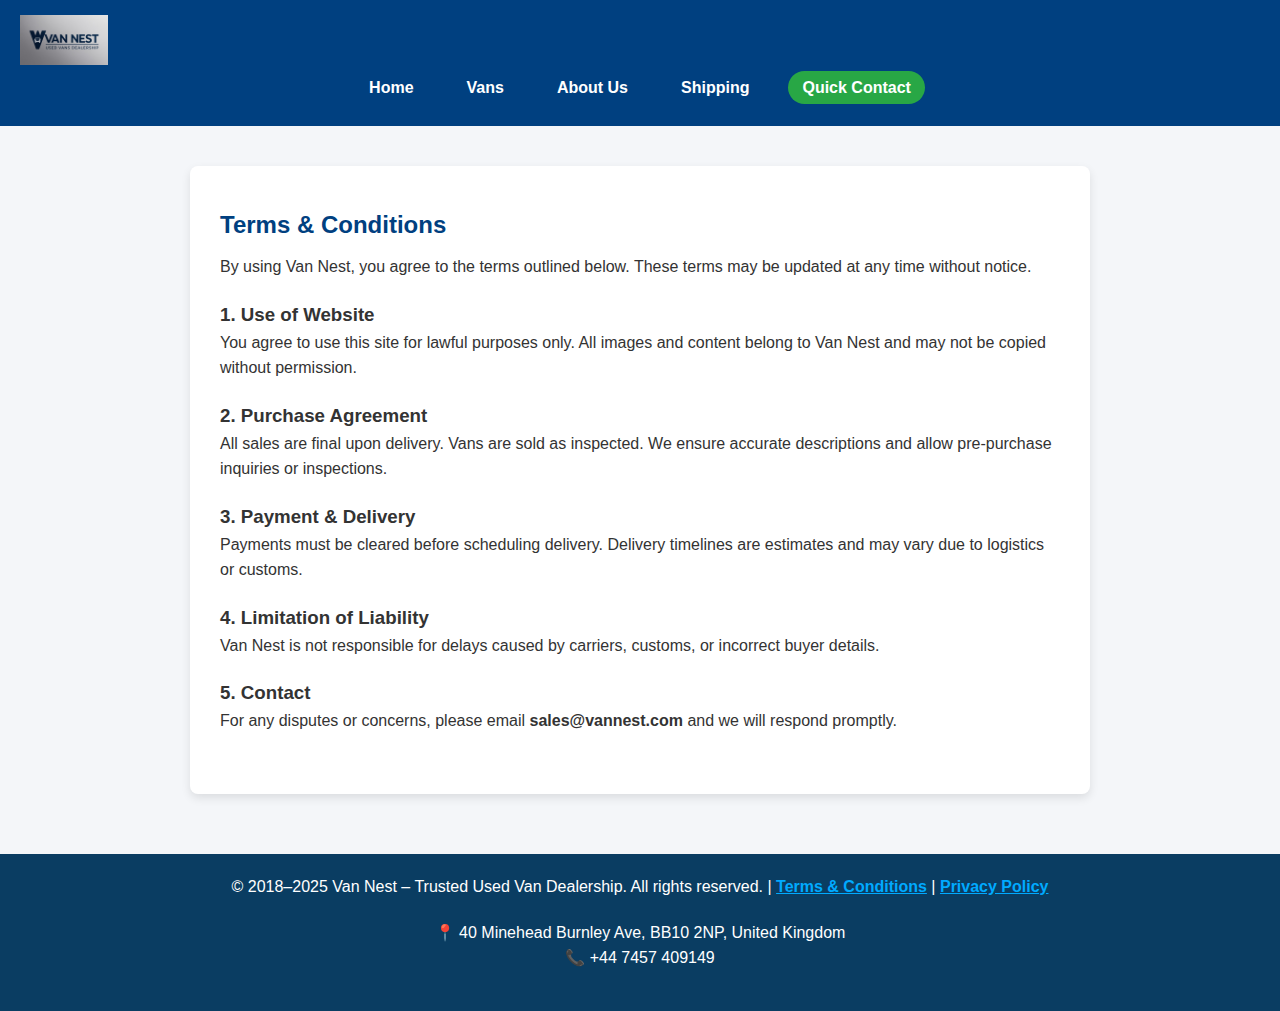
<file: terms.html>
<!DOCTYPE html>
<html lang="en">
<head>
  <meta charset="UTF-8" />
  <meta name="viewport" content="width=device-width, initial-scale=1" />
  <title>Terms & Conditions - Van Nest</title>
  <link rel="stylesheet" href="vans-style.css" />
</head>
<body>
  <header>
    <div class="header-container">
      <img src="vannest-logo.png" alt="Van Nest Logo" class="logo" />
      <button class="menu-toggle" onclick="toggleMenu()">☰</button>
    </div>
    <nav>
      <ul class="nav-links" id="navLinks">
        <li><a href="index.html">Home</a></li>
        <li><a href="vans.html">Vans</a></li>
        <li><a href="about.html">About Us</a></li>
        <li><a href="shipping.html">Shipping</a></li>
        <li><a href="contact.html" class="contact-btn">Quick Contact</a></li>
      </ul>
    </nav>
  </header>

  <main class="container">
    <h2>Terms & Conditions</h2>
    <p>By using Van Nest, you agree to the terms outlined below. These terms may be updated at any time without notice.</p>

    <h3>1. Use of Website</h3>
    <p>You agree to use this site for lawful purposes only. All images and content belong to Van Nest and may not be copied without permission.</p>

    <h3>2. Purchase Agreement</h3>
    <p>All sales are final upon delivery. Vans are sold as inspected. We ensure accurate descriptions and allow pre-purchase inquiries or inspections.</p>

    <h3>3. Payment & Delivery</h3>
    <p>Payments must be cleared before scheduling delivery. Delivery timelines are estimates and may vary due to logistics or customs.</p>

    <h3>4. Limitation of Liability</h3>
    <p>Van Nest is not responsible for delays caused by carriers, customs, or incorrect buyer details.</p>

    <h3>5. Contact</h3>
    <p>For any disputes or concerns, please email <strong>sales@vannest.com</strong> and we will respond promptly.</p>
  </main>

 <!-- Footer -->
<footer style="background-color: #0a3d62; color: white; text-align: center; padding: 20px; font-size: 14px;">
  <p>
    &copy; 2018–2025 Van Nest – Trusted Used Van Dealership. All rights reserved. |
    <a href="terms.html" style="color: #00aaff; text-decoration: underline; font-weight: bold;">Terms & Conditions</a> |
    <a href="privacy.html" style="color: #00aaff; text-decoration: underline; font-weight: bold;">Privacy Policy</a>
  </p>
  <p style="margin-top: 10px;">
    📍 40 Minehead Burnley Ave, BB10 2NP, United Kingdom<br />
    📞 +44 7457 409149
  </p>
</footer>


  <script>
    function toggleMenu() {
      const nav = document.getElementById("navLinks");
      nav.classList.toggle("show");
    }
  </script>
<script src="//code.tidio.co/86cvueq2b4w83kcgar891bp2wywedswv.js" async></script>
</body>
</html>
</file>
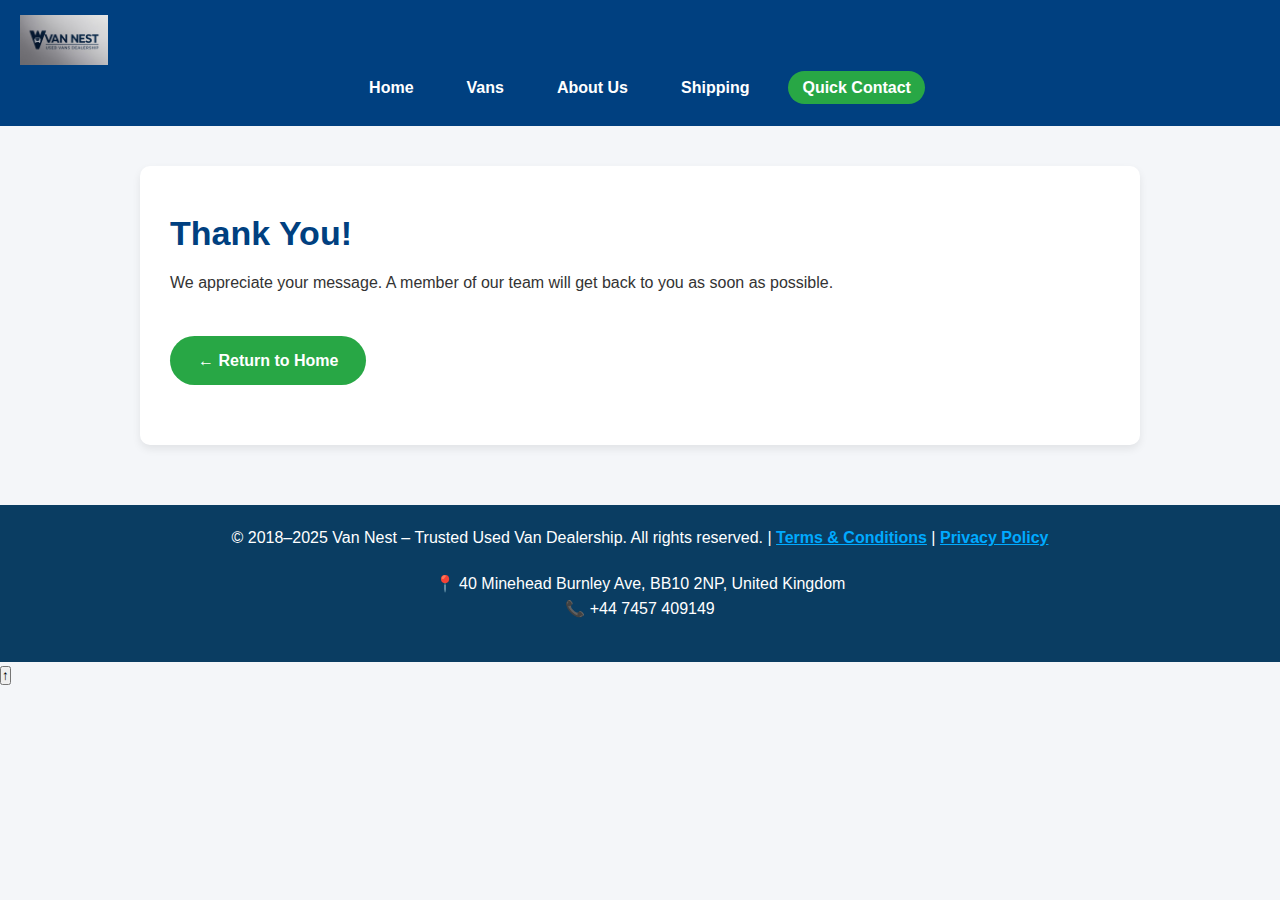
<file: thankyou.html>
<!DOCTYPE html>
<html lang="en">
<head>
  <meta charset="UTF-8" />
  <meta name="viewport" content="width=device-width, initial-scale=1" />
  <title>Thank You - Van Nest</title>
  <link rel="stylesheet" href="vans-style.css" />
</head>
<body>

  <header>
    <div class="header-container">
      <img src="vannest-logo.png" alt="Van Nest Logo" class="logo" />
      <button class="menu-toggle" onclick="toggleMenu()">☰</button>
    </div>
    <nav>
      <ul class="nav-links" id="navLinks">
        <li><a href="index.html">Home</a></li>
        <li><a href="vans.html">Vans</a></li>
        <li><a href="about.html">About Us</a></li>
        <li><a href="shipping.html">Shipping</a></li>
        <li><a href="contact.html" class="contact-btn">Quick Contact</a></li>
      </ul>
    </nav>
  </header>

  <main class="content-box">
    <h1>Thank You!</h1>
    <p>We appreciate your message. A member of our team will get back to you as soon as possible.</p>
    <p><a href="index.html" class="browse-btn" style="margin-top: 20px; display: inline-block;">← Return to Home</a></p>
  </main>

  <!-- Footer -->
<footer style="background-color: #0a3d62; color: white; text-align: center; padding: 20px; font-size: 14px;">
  <p>
    &copy; 2018–2025 Van Nest – Trusted Used Van Dealership. All rights reserved. |
    <a href="terms.html" style="color: #00aaff; text-decoration: underline; font-weight: bold;">Terms & Conditions</a> |
    <a href="privacy.html" style="color: #00aaff; text-decoration: underline; font-weight: bold;">Privacy Policy</a>
  </p>
  <p style="margin-top: 10px;">
    📍 40 Minehead Burnley Ave, BB10 2NP, United Kingdom<br />
    📞 +44 7457 409149
  </p>
</footer>




  <button id="backToTopBtn" title="Back to Top">↑</button>

  <script>
    function toggleMenu() {
      const nav = document.getElementById("navLinks");
      nav.classList.toggle("show");
    }

    document.getElementById("backToTopBtn").addEventListener("click", () => {
      window.scrollTo({ top: 0, behavior: "smooth" });
    });

    window.addEventListener("scroll", () => {
      document.getElementById("backToTopBtn").style.display = window.scrollY > 200 ? "flex" : "none";
    });
  </script>
<script src="//code.tidio.co/86cvueq2b4w83kcgar891bp2wywedswv.js" async></script>

</body>
</html>
</file>
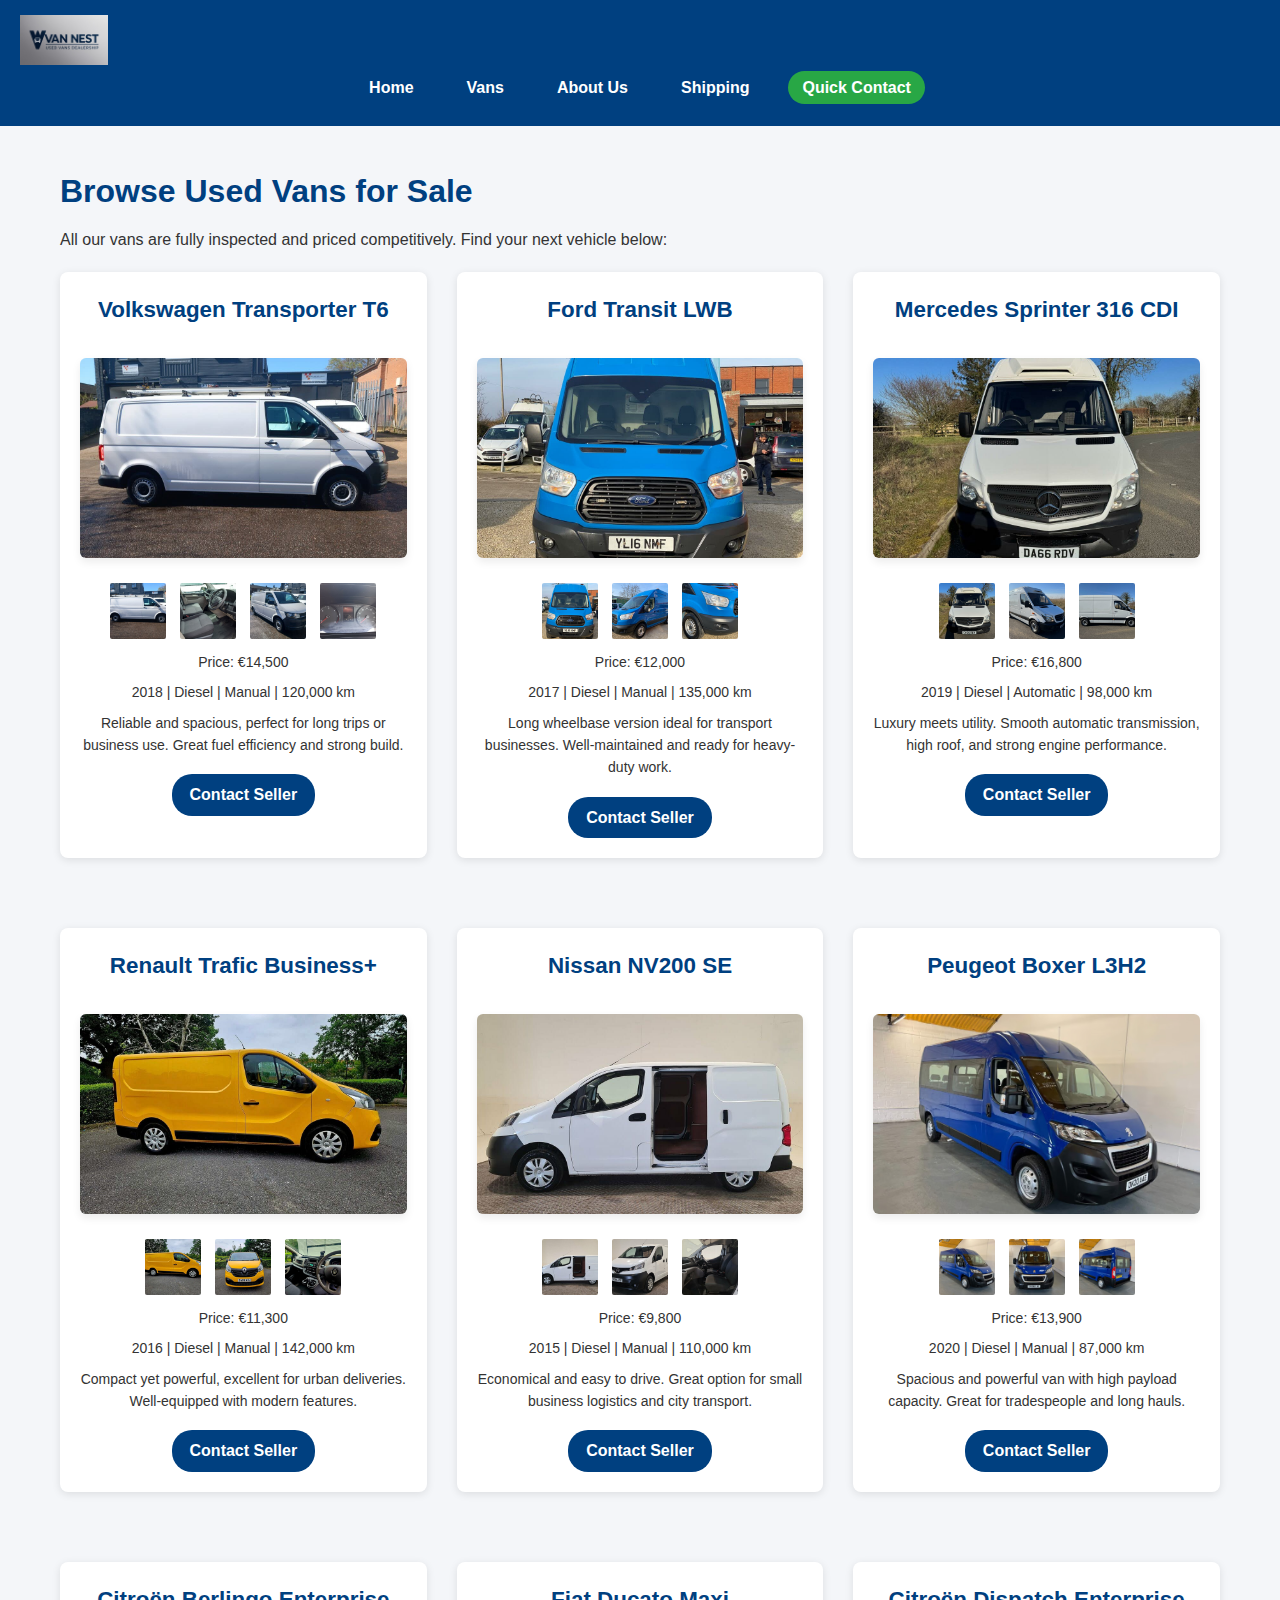
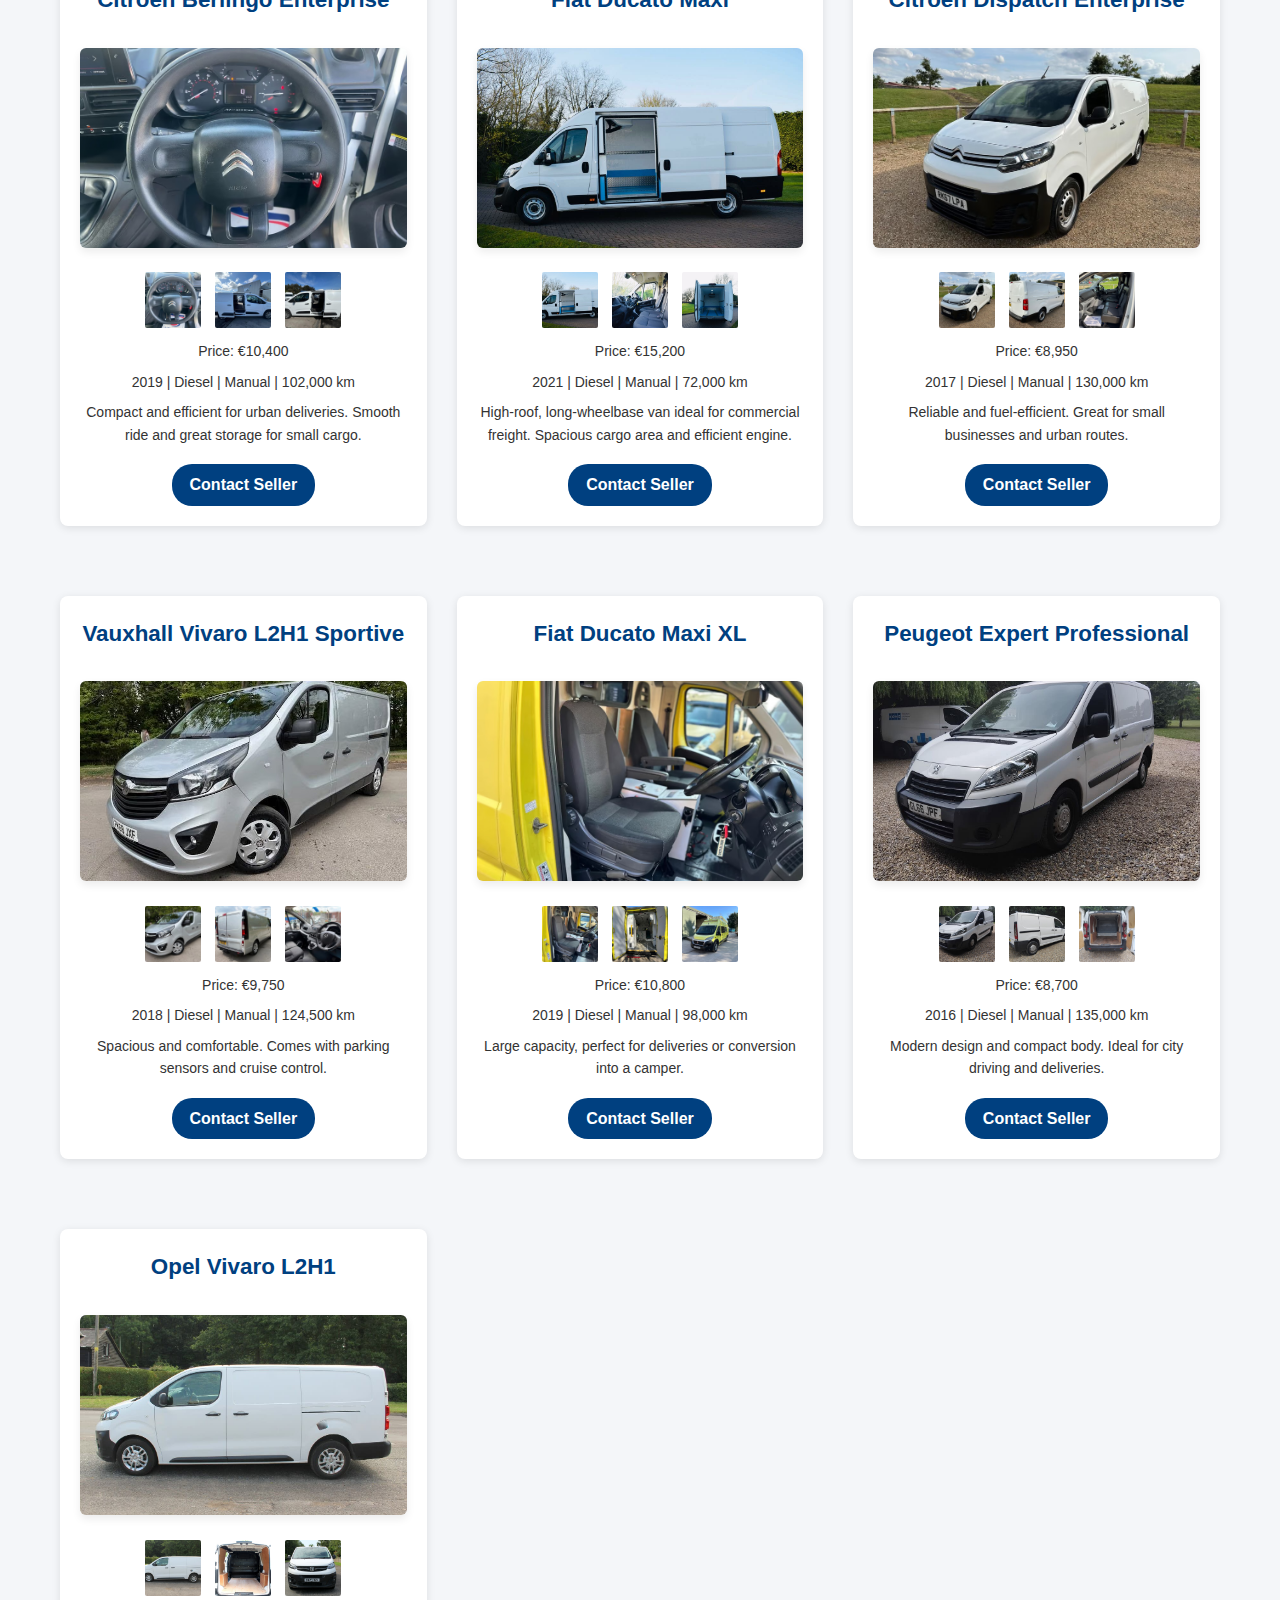
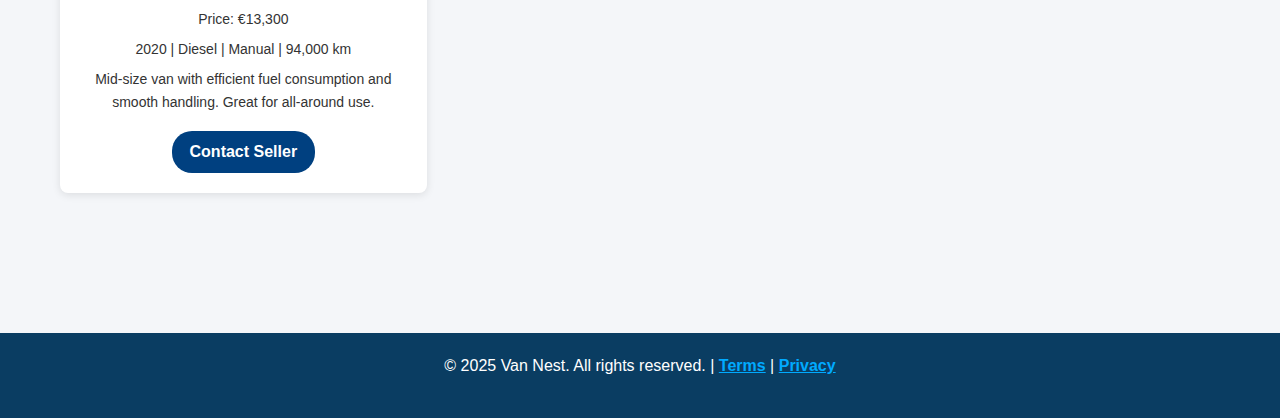
<file: vans.html>
<!DOCTYPE html>
<html lang="en">
<head>
  <meta charset="UTF-8" />
  <meta name="viewport" content="width=device-width, initial-scale=1.0"/>

  <title>Used Vans for Sale | Van Nest Listings</title>
  <meta name="description" content="Browse reliable, fully-inspected used vans at affordable prices. Explore Volkswagen, Ford, Mercedes, Renault, and more at Van Nest." />
  <meta name="keywords" content="used vans, vans for sale, affordable vans, commercial vans, Volkswagen Transporter, Ford Transit, Renault Trafic, Mercedes Sprinter, Van Nest" />
  <meta name="author" content="Van Nest" />

  <!-- Open Graph for Social Sharing -->
  <meta property="og:title" content="Used Vans for Sale | Van Nest Listings" />
  <meta property="og:description" content="Shop affordable, road-ready used vans. Nationwide shipping and secure purchase at Van Nest." />
  <meta property="og:image" content="https://vannest.store/images/vannest-logo.png" />
  <meta property="og:url" content="https://vannest.store/vans.html" />
  <meta property="og:type" content="website" />

  <!-- Favicon (optional if you have one) -->
  <link rel="icon" href="images/vannest-logo.png" type="image/png" />

  <link rel="stylesheet" href="vans-style.css" />
</head>

<body>

<header>
  <div class="header-container">
    <img src="vannest-logo.png" alt="Van Nest Used Van Dealer Logo" class="logo" />
    <button class="menu-toggle" onclick="toggleMenu()">☰</button>
  </div>
  <nav>
    <ul class="nav-links" id="navLinks">
      <li><a href="index.html">Home</a></li>
      <li><a href="vans.html" aria-current="page">Vans</a></li>
      <li><a href="about.html">About Us</a></li>
      <li><a href="shipping.html">Shipping</a></li>
      <li><a href="contact.html" class="contact-btn">Quick Contact</a></li>
    </ul>
  </nav>
</header>

<section class="featured-vans">
  <h1>Browse Used Vans for Sale</h1>
  <p>All our vans are fully inspected and priced competitively. Find your next vehicle below:</p>
  <div class="van-grid">


      <div class="van-card">
  <h3>Volkswagen Transporter T6</h3>
  <img id="vwMain" class="van-main-image" src="images/vw trans.jpeg" alt="Volkswagen Main" />
  <div class="thumbnails">
    <img src="images/vw trans.jpeg" onclick="changeImage('vwMain', 'images/vw trans.jpeg')" />
    <img src="images/vw trans1.jpeg" onclick="changeImage('vwMain', 'images/vw trans1.jpeg')" />
    <img src="images/vw trans2.jpeg" onclick="changeImage('vwMain', 'images/vw trans2.jpeg')" />
    <img src="images/vw trans3.jpeg" onclick="changeImage('vwMain', 'images/vw trans3.jpeg')" />
  </div>
  <p>Price: €14,500</p>
  <p>2018 | Diesel | Manual | 120,000 km</p>
  <p>Reliable and spacious, perfect for long trips or business use. Great fuel efficiency and strong build.</p>
  <a href="inquiry.html?van=Volkswagen Transporter T6" class="van-action-btn">Contact Seller</a>
</div>

<div class="van-card">
  <h3>Ford Transit LWB</h3>
  <img id="fordMain" class="van-main-image" src="images/ford.jpeg" alt="Ford Main" />
  <div class="thumbnails">
    <img src="images/ford.jpeg" onclick="changeImage('fordMain', 'images/ford.jpeg')" />
    <img src="images/ford1.jpeg" onclick="changeImage('fordMain', 'images/ford1.jpeg')" />
    <img src="images/ford2.jpeg" onclick="changeImage('fordMain', 'images/ford2.jpeg')" />
  </div>
  <p>Price: €12,000</p>
  <p>2017 | Diesel | Manual | 135,000 km</p>
  <p>Long wheelbase version ideal for transport businesses. Well-maintained and ready for heavy-duty work.</p>
  <a href="inquiry.html?van=Ford Transit LWB" class="van-action-btn">Contact Seller</a>
</div>

<div class="van-card">
  <h3>Mercedes Sprinter 316 CDI</h3>
  <img id="mercMain" class="van-main-image" src="images/mwb.jpeg" alt="Mercedes Main" />
  <div class="thumbnails">
    <img src="images/mwb.jpeg" onclick="changeImage('mercMain', 'images/mwb.jpeg')" />
    <img src="images/mwb1.jpeg" onclick="changeImage('mercMain', 'images/mwb1.jpeg')" />
    <img src="images/mwb2.jpeg" onclick="changeImage('mercMain', 'images/mwb2.jpeg')" />
  </div>
  <p>Price: €16,800</p>
  <p>2019 | Diesel | Automatic | 98,000 km</p>
  <p>Luxury meets utility. Smooth automatic transmission, high roof, and strong engine performance.</p>
  <a href="inquiry.html?van=Mercedes Sprinter 316 CDI" class="van-action-btn">Contact Seller</a>
</div>

<div class="van-card">
  <h3>Renault Trafic Business+</h3>
  <img id="renMain" class="van-main-image" src="images/rt.jpeg" alt="Renault Main" />
  <div class="thumbnails">
    <img src="images/rt.jpeg" onclick="changeImage('renMain', 'images/rt.jpeg')" />
    <img src="images/rt1.jpeg" onclick="changeImage('renMain', 'images/rt1.jpeg')" />
    <img src="images/rt2.jpeg" onclick="changeImage('renMain', 'images/rt2.jpeg')" />
  </div>
  <p>Price: €11,300</p>
  <p>2016 | Diesel | Manual | 142,000 km</p>
  <p>Compact yet powerful, excellent for urban deliveries. Well-equipped with modern features.</p>
  <a href="inquiry.html?van=Renault Trafic Business+" class="van-action-btn">Contact Seller</a>
</div>

<div class="van-card">
  <h3>Nissan NV200 SE</h3>
  <img id="nissMain" class="van-main-image" src="images/nv.jpeg" alt="Nissan Main" />
  <div class="thumbnails">
    <img src="images/nv.jpeg" onclick="changeImage('nissMain', 'images/nv.jpeg')" />
    <img src="images/nv1.jpeg" onclick="changeImage('nissMain', 'images/nv1.jpeg')" />
    <img src="images/nv2.jpeg" onclick="changeImage('nissMain', 'images/nv2.jpeg')" />
  </div>
  <p>Price: €9,800</p>
  <p>2015 | Diesel | Manual | 110,000 km</p>
  <p>Economical and easy to drive. Great option for small business logistics and city transport.</p>
  <a href="inquiry.html?van=Nissan NV200 SE" class="van-action-btn">Contact Seller</a>
</div>

<div class="van-card">
  <h3>Peugeot Boxer L3H2</h3>
  <img id="peugMain" class="van-main-image" src="images/peugeot.jpeg" alt="Peugeot Boxer Main" />
  <div class="thumbnails">
    <img src="images/peugeot.jpeg" onclick="changeImage('peugMain', 'images/peugeot.jpeg')" />
    <img src="images/peugeot1.jpeg" onclick="changeImage('peugMain', 'images/peugeot1.jpeg')" />
    <img src="images/peugeot2.jpeg" onclick="changeImage('peugMain', 'images/peugeot2.jpeg')" />
  </div>
  <p>Price: €13,900</p>
  <p>2020 | Diesel | Manual | 87,000 km</p>
  <p>Spacious and powerful van with high payload capacity. Great for tradespeople and long hauls.</p>
  <a href="inquiry.html?van=Peugeot Boxer L3H2" class="van-action-btn">Contact Seller</a>
</div>

<div class="van-card">
  <h3>Citroën Berlingo Enterprise</h3>
  <img id="citMain" class="van-main-image" src="images/berlingo.jpeg" alt="Citroën Main" />
  <div class="thumbnails">
    <img src="images/berlingo.jpeg" onclick="changeImage('citMain', 'images/berlingo.jpeg')" />
    <img src="images/berlingo1.jpeg" onclick="changeImage('citMain', 'images/berlingo1.jpeg')" />
    <img src="images/berlingo2.jpeg" onclick="changeImage('citMain', 'images/berlingo2.jpeg')" />
  </div>
  <p>Price: €10,400</p>
  <p>2019 | Diesel | Manual | 102,000 km</p>
  <p>Compact and efficient for urban deliveries. Smooth ride and great storage for small cargo.</p>
  <a href="inquiry.html?van=Citroën Berlingo Enterprise" class="van-action-btn">Contact Seller</a>
</div>

<div class="van-card">
  <h3>Fiat Ducato Maxi</h3>
  <img id="fiatMain" class="van-main-image" src="images/ducato.jpeg" alt="Fiat Ducato Main" />
  <div class="thumbnails">
    <img src="images/ducato.jpeg" onclick="changeImage('fiatMain', 'images/ducato.jpeg')" />
    <img src="images/ducato1.jpeg" onclick="changeImage('fiatMain', 'images/ducato1.jpeg')" />
    <img src="images/ducato2.jpeg" onclick="changeImage('fiatMain', 'images/ducato2.jpeg')" />
  </div>
  <p>Price: €15,200</p>
  <p>2021 | Diesel | Manual | 72,000 km</p>
  <p>High-roof, long-wheelbase van ideal for commercial freight. Spacious cargo area and efficient engine.</p>
  <a href="inquiry.html?van=Fiat Ducato Maxi" class="van-action-btn">Contact Seller</a>
</div>

<div class="van-card">
  <h3>Citroën Dispatch Enterprise</h3>
  <img id="citMain" class="van-main-image" src="images/cit.jpeg" alt="Citroën Dispatch" />
  <div class="thumbnails">
    <img src="images/cit.jpeg" onclick="changeImage('citMain', 'images/cit.jpeg')" />
    <img src="images/cit1.jpeg" onclick="changeImage('citMain', 'images/cit1.jpeg')" />
    <img src="images/cit2.jpeg" onclick="changeImage('citMain', 'images/cit2.jpeg')" />
  </div>
  <p>Price: €8,950</p>
  <p>2017 | Diesel | Manual | 130,000 km</p>
  <p>Reliable and fuel-efficient. Great for small businesses and urban routes.</p>
  <a href="inquiry.html?van=Citroen Dispatch Enterprise" class="van-action-btn">Contact Seller</a>
</div>

<div class="van-card">
  <h3>Vauxhall Vivaro L2H1 Sportive</h3>
  <img id="vivMain" class="van-main-image" src="images/viv.jpeg" alt="Vauxhall Vivaro" />
  <div class="thumbnails">
    <img src="images/viv.jpeg" onclick="changeImage('vivMain', 'images/viv.jpeg')" />
    <img src="images/viv1.jpeg" onclick="changeImage('vivMain', 'images/viv1.jpeg')" />
    <img src="images/viv2.jpeg" onclick="changeImage('vivMain', 'images/viv2.jpeg')" />
  </div>
  <p>Price: €9,750</p>
  <p>2018 | Diesel | Manual | 124,500 km</p>
  <p>Spacious and comfortable. Comes with parking sensors and cruise control.</p>
  <a href="inquiry.html?van=Vauxhall Vivaro L2H1 Sportive" class="van-action-btn">Contact Seller</a>
</div>

<div class="van-card">
  <h3>Fiat Ducato Maxi XL</h3>
  <img id="ducMain" class="van-main-image" src="images/duc.jpeg" alt="Fiat Ducato" />
  <div class="thumbnails">
    <img src="images/duc.jpeg" onclick="changeImage('ducMain', 'images/duc.jpeg')" />
    <img src="images/duc1.jpeg" onclick="changeImage('ducMain', 'images/duc1.jpeg')" />
    <img src="images/duc2.jpeg" onclick="changeImage('ducMain', 'images/duc2.jpeg')" />
  </div>
  <p>Price: €10,800</p>
  <p>2019 | Diesel | Manual | 98,000 km</p>
  <p>Large capacity, perfect for deliveries or conversion into a camper.</p>
  <a href="inquiry.html?van=Fiat Ducato Maxi XL" class="van-action-btn">Contact Seller</a>
</div>

<div class="van-card">
  <h3>Peugeot Expert Professional</h3>
  <img id="expMain" class="van-main-image" src="images/exp.jpeg" alt="Peugeot Expert" />
  <div class="thumbnails">
    <img src="images/exp.jpeg" onclick="changeImage('expMain', 'images/exp.jpeg')" />
    <img src="images/exp1.jpeg" onclick="changeImage('expMain', 'images/exp1.jpeg')" />
    <img src="images/exp2.jpeg" onclick="changeImage('expMain', 'images/exp2.jpeg')" />
  </div>
  <p>Price: €8,700</p>
  <p>2016 | Diesel | Manual | 135,000 km</p>
  <p>Modern design and compact body. Ideal for city driving and deliveries.</p>
  <a href="inquiry.html?van=Peugeot Expert Professional" class="van-action-btn">Contact Seller</a>
</div>


<div class="van-card">
  <h3>Opel Vivaro L2H1</h3>
  <img id="opelMain" class="van-main-image" src="images/vivaro.jpeg" alt="Opel Vivaro Main" />
  <div class="thumbnails">
    <img src="images/vivaro.jpeg" onclick="changeImage('opelMain', 'images/vivaro.jpeg')" />
    <img src="images/vivaro1.jpeg" onclick="changeImage('opelMain', 'images/vivaro1.jpeg')" />
    <img src="images/vivaro2.jpeg" onclick="changeImage('opelMain', 'images/vivaro2.jpeg')" />
  </div>
  <p>Price: €13,300</p>
  <p>2020 | Diesel | Manual | 94,000 km</p>
  <p>Mid-size van with efficient fuel consumption and smooth handling. Great for all-around use.</p>
  <a href="inquiry.html?van=Opel Vivaro L2H1" class="van-action-btn">Contact Seller</a>
</div>
    </div>
  </section>

 <!-- Footer -->
<footer style="background-color: #0a3d62; color: white; text-align: center; padding: 20px; font-size: 14px;">
  <p>
    &copy; 2025 Van Nest. All rights reserved. |
    <a href="terms.html" style="color: #00aaff; text-decoration: underline; font-weight: bold;">Terms</a> |
    <a href="privacy.html" style="color: #00aaff; text-decoration: underline; font-weight: bold;">Privacy</a>
  </p>
</footer>

<!-- JavaScript -->
<script>
  function changeImage(mainImageId, newSrc) {
    document.getElementById(mainImageId).src = newSrc;
  }

  function toggleMenu() {
    const nav = document.getElementById("navLinks");
    nav.classList.toggle("show");
  }
</script>

<!-- Live Chat (Tidio) -->
<script src="//code.tidio.co/86cvueq2b4w83kcgar891bp2wywedswv.js" async></script>
</body>
</html>

</html>
</file>
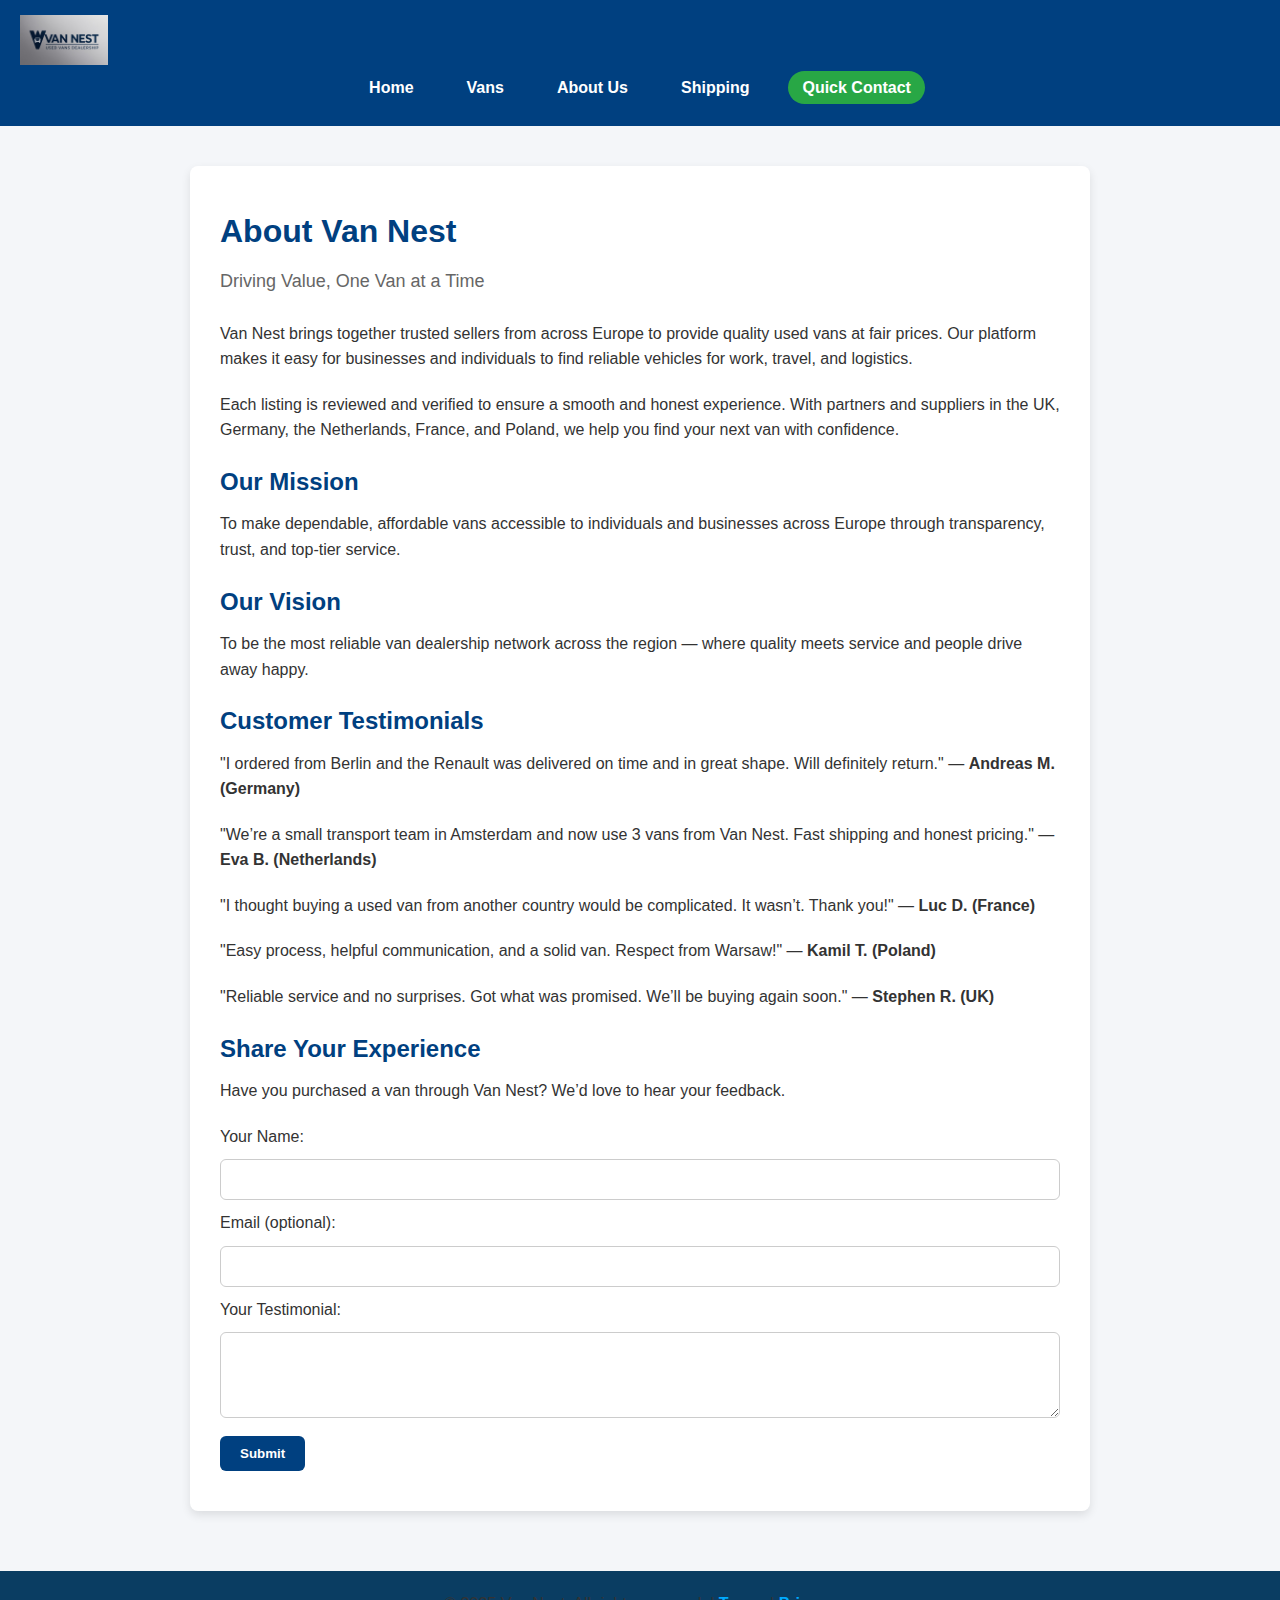
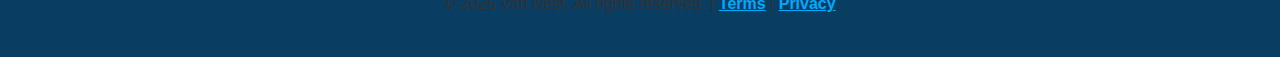
<file: Van Nest/about.html>
<!DOCTYPE html>
<html lang="en">
<head>
  <meta charset="UTF-8" />
  <meta name="viewport" content="width=device-width, initial-scale=1" />
  <title>About Us - Van Nest</title>
  <link rel="stylesheet" href="vans-style.css" />
</head>
<body>

<header>
  <div class="header-container">
    <img src="vannest-logo.png" alt="Van Nest Logo" class="logo" />
    <button class="menu-toggle" onclick="toggleMenu()">☰</button>
  </div>
  <nav>
    <ul class="nav-links" id="navLinks">
      <li><a href="index.html">Home</a></li>
      <li><a href="vans.html">Vans</a></li>
      <li><a href="about.html">About Us</a></li>
      <li><a href="shipping.html">Shipping</a></li>
      <li><a href="contact.html" class="contact-btn">Quick Contact</a></li>
    </ul>
  </nav>
</header>

<main class="container">
  <h1>About Van Nest</h1>
  <p class="tagline">Driving Value, One Van at a Time</p>
  <p>Van Nest brings together trusted sellers from across Europe to provide quality used vans at fair prices. Our platform makes it easy for businesses and individuals to find reliable vehicles for work, travel, and logistics.</p>
  <p>Each listing is reviewed and verified to ensure a smooth and honest experience. With partners and suppliers in the UK, Germany, the Netherlands, France, and Poland, we help you find your next van with confidence.</p>

  <h2>Our Mission</h2>
  <p>To make dependable, affordable vans accessible to individuals and businesses across Europe through transparency, trust, and top-tier service.</p>

  <h2>Our Vision</h2>
  <p>To be the most reliable van dealership network across the region — where quality meets service and people drive away happy.</p>

  <h2>Customer Testimonials</h2>
  <div class="testimonial-grid">
    <div class="testimonial-card">
      <p>"I ordered from Berlin and the Renault was delivered on time and in great shape. Will definitely return." — <strong>Andreas M. (Germany)</strong></p>
    </div>
    <div class="testimonial-card">
      <p>"We’re a small transport team in Amsterdam and now use 3 vans from Van Nest. Fast shipping and honest pricing." — <strong>Eva B. (Netherlands)</strong></p>
    </div>
    <div class="testimonial-card">
      <p>"I thought buying a used van from another country would be complicated. It wasn’t. Thank you!" — <strong>Luc D. (France)</strong></p>
    </div>
    <div class="testimonial-card">
      <p>"Easy process, helpful communication, and a solid van. Respect from Warsaw!" — <strong>Kamil T. (Poland)</strong></p>
    </div>
    <div class="testimonial-card">
      <p>"Reliable service and no surprises. Got what was promised. We’ll be buying again soon." — <strong>Stephen R. (UK)</strong></p>
    </div>
  </div>

  <h2>Share Your Experience</h2>
  <p>Have you purchased a van through Van Nest? We’d love to hear your feedback.</p>

  <form id="testimonialForm" onsubmit="return handleSubmit()">
    <label for="name">Your Name:</label><br>
    <input type="text" id="name" name="name" required><br>

    <label for="email">Email (optional):</label><br>
    <input type="email" id="email" name="email"><br>

    <label for="message">Your Testimonial:</label><br>
    <textarea id="message" name="message" rows="4" required></textarea><br>

    <button type="submit">Submit</button>
    <p id="thankYouMsg" style="display: none; color: green; font-weight: bold;">Thanks for your feedback!</p>
  </form>
</main>

<footer style="background-color: #0a3d62; color: white; text-align: center; padding: 20px; font-size: 14px;">
  <p>
    &copy; 2025 Van Nest. All rights reserved. |
    <a href="terms.html" style="color: #00aaff; text-decoration: underline; font-weight: bold;">Terms</a> |
    <a href="privacy.html" style="color: #00aaff; text-decoration: underline; font-weight: bold;">Privacy</a>
  </p>
</footer>



<script>
  function toggleMenu() {
    document.getElementById("navLinks").classList.toggle("show");
  }

  function handleSubmit() {
    document.getElementById("testimonialForm").reset();
    document.getElementById("thankYouMsg").style.display = "block";
    return false;
  }

</script>

</body>
</html>
</file>
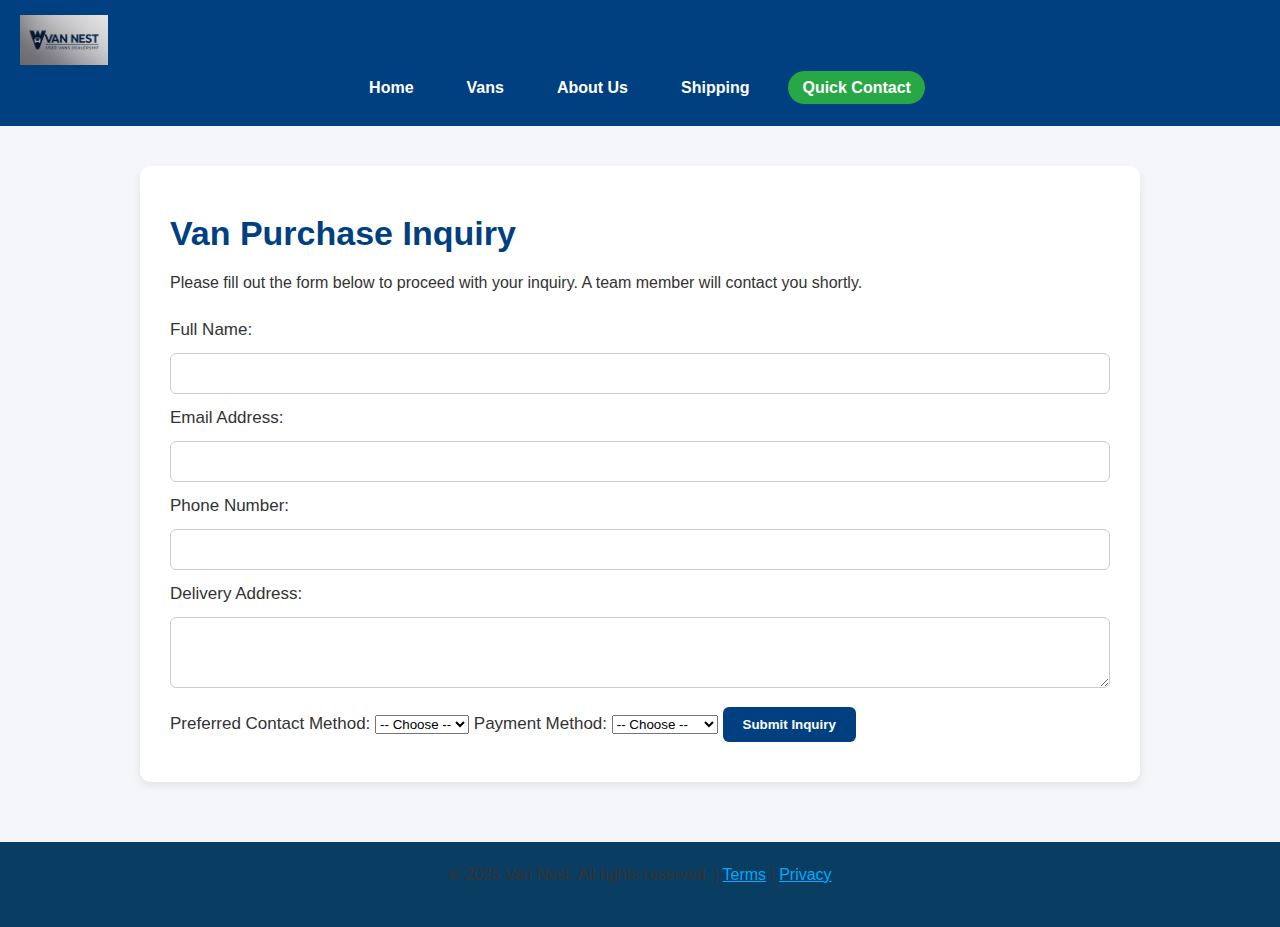
<file: Van Nest/inquiry.html>
<!DOCTYPE html>
<html lang="en">
<head>
  <meta charset="UTF-8" />
  <meta name="viewport" content="width=device-width, initial-scale=1" />
  <title>Van Inquiry | Van Nest</title>
  <link rel="stylesheet" href="vans-style.css" />
</head>
<body>

<header>
  <div class="header-container">
    <img src="vannest-logo.png" alt="Van Nest Logo" class="logo" />
    <button class="menu-toggle" onclick="toggleMenu()">☰</button>
  </div>
  <nav>
    <ul class="nav-links" id="navLinks">
      <li><a href="index.html">Home</a></li>
      <li><a href="vans.html">Vans</a></li>
      <li><a href="about.html">About Us</a></li>
      <li><a href="shipping.html">Shipping</a></li>
      <li><a href="contact.html" class="contact-btn">Quick Contact</a></li>
    </ul>
  </nav>
</header>

<main class="content-box">
  <h1>Van Purchase Inquiry</h1>
  <p>Please fill out the form below to proceed with your inquiry. A team member will contact you shortly.</p>

  <form name="inquiry" method="POST" data-netlify="true" action="thankyou.html">
    <input type="hidden" name="form-name" value="inquiry">
    <input type="hidden" id="vanName" name="Van Model" />

    <label for="name">Full Name:</label>
    <input type="text" name="name" id="name" required>

    <label for="email">Email Address:</label>
    <input type="email" name="email" id="email" required>

    <label for="phone">Phone Number:</label>
    <input type="text" name="phone" id="phone" required>

    <label for="address">Delivery Address:</label>
    <textarea name="address" id="address" rows="3" required></textarea>

    <label for="contact_method">Preferred Contact Method:</label>
    <select name="contact_method" id="contact_method" required>
      <option value="">-- Choose --</option>
      <option value="Call">Call</option>
      <option value="Text">Text</option>
      <option value="WhatsApp">WhatsApp</option>
    </select>

    <label for="payment">Payment Method:</label>
    <select name="payment" id="payment" required>
      <option value="">-- Choose --</option>
      <option value="PayPal">PayPal</option>
      <option value="Crypto">Crypto</option>
      <option value="Bank Transfer">Bank Transfer</option>
    </select>

    <button type="submit">Submit Inquiry</button>
  </form>
</main>

<footer style="background-color: #0a3d62; color: white; text-align: center; padding: 20px; font-size: 14px;">
  <p>&copy; 2025 Van Nest. All rights reserved. |
    <a href="terms.html" style="color: #00aaff;">Terms</a> |
    <a href="privacy.html" style="color: #00aaff;">Privacy</a>
  </p>
</footer>

<script>
  function toggleMenu() {
    document.getElementById("navLinks").classList.toggle("show");
  }

  // Autofill the van model from the query string
  const params = new URLSearchParams(window.location.search);
  const model = params.get("van");
  if (model) {
    document.getElementById("vanName").value = model;
  }
</script>

</body>
</html>
</file>
<file: vans-style.css>
/* RESET & BASE */
* {
  margin: 0;
  padding: 0;
  box-sizing: border-box;
}
body {
  font-family: 'Segoe UI', Tahoma, Geneva, Verdana, sans-serif;
  background-color: #f4f6f9;
  color: #333;
  line-height: 1.6;
}

/* HEADER & NAV */
header {
  background-color: #004080;
  color: white;
  padding: 15px 20px;
}
.header-container {
  display: flex;
  align-items: center;
  justify-content: space-between;
}
.logo {
  height: 50px;
}
.menu-toggle {
  display: none;
  font-size: 26px;
  background: none;
  border: none;
  color: white;
  cursor: pointer;
}
nav ul.nav-links {
  list-style: none;
  display: flex;
  gap: 25px;
  justify-content: center;
  background-color: #004080;
  padding: 10px 0;
}
.nav-links li a {
  color: white;
  text-decoration: none;
  font-weight: bold;
  padding: 8px 14px;
}
.nav-links li a:hover {
  background-color: rgba(255, 255, 255, 0.15);
  border-radius: 20px;
}
.contact-btn {
  background-color: #28a745;
  color: white !important;
  border-radius: 25px;
  padding: 6px 14px;
  font-weight: bold;
}

/* HERO SECTION */
.hero {
  text-align: center;
  padding: 60px 20px;
  background: linear-gradient(to right, #e0f0ff, #ffffff);
}
.hero h1 {
  font-size: 2.2rem;
  color: #004080;
}
.hero p {
  font-size: 1rem;
  color: #444;
  margin: 15px 0 25px;
}
.browse-btn {
  background-color: #28a745;
  color: white;
  padding: 12px 28px;
  font-weight: bold;
  border-radius: 30px;
  text-decoration: none;
  transition: background 0.3s ease;
}
.browse-btn:hover {
  background-color: #218838;
}
.benefits {
  list-style: none;
  margin: 20px auto;
  max-width: 600px;
  text-align: left;
}
.benefits li {
  margin: 8px 0;
  padding-left: 20px;
  position: relative;
}

/* VAN LISTINGS */
.van-listings {
  max-width: 1100px;
  margin: 40px auto;
  padding: 0 20px;
}
.van-card {
  background: white;
  border-radius: 15px;
  box-shadow: 0 4px 12px rgba(0, 0, 0, 0.1);
  padding: 30px;
  margin-bottom: 40px;
  text-align: center;
}
.van-card h3 {
  color: #004080;
  font-size: 1.4rem;
  margin-bottom: 10px;
}
.van-main-image {
  width: 100%;
  max-width: 550px;
  height: auto;
  margin: 20px 0;
  border-radius: 10px;
  box-shadow: 0 4px 8px rgba(0,0,0,0.08);
}

/* FOOTER */
footer {
  background-color: #004080;
  color: white;
  text-align: center;
  padding: 20px;
  font-size: 14px;
  margin-top: 60px;
}

/* BACK TO TOP BUTTON */

#backToTopBtn:hover {
  background: #002855;
}

/* MOBILE */
@media (max-width: 768px) {
  .menu-toggle {
    display: block;
  }

  nav ul.nav-links {
    flex-direction: column;
    display: none;
    position: absolute;
    width: 100%;
    top: 70px;
    left: 0;
    background-color: #004080;
    z-index: 1000;
  }

  nav ul.nav-links.show {
    display: flex;
  }

  nav ul.nav-links li {
    padding: 12px 0;
    width: 100%;
    text-align: center;
  }

  .contact-btn {
    margin-top: 10px;
  }

  .header-container {
    flex-direction: row;
    justify-content: space-between;
  }
}
.featured-vans {
  padding: 40px 20px;
  max-width: 1200px;
  margin: auto;
}

.featured-vans h2 {
  text-align: center;
  color: #004080;
  margin-bottom: 30px;
  font-size: 28px;
}

.van-grid {
  display: grid;
  grid-template-columns: repeat(auto-fit, minmax(280px, 1fr));
  gap: 30px;
}

.van-card {
  background-color: #fff;
  border-radius: 8px;
  box-shadow: 0 2px 8px rgba(0,0,0,0.1);
  padding: 20px;
  text-align: center;
  transition: transform 0.2s ease-in-out;
}

.van-card:hover {
  transform: scale(1.02);
}

.van-card img.van-main-image {
  width: 100%;
  height: 200px;
  object-fit: cover;
  border-radius: 6px;
  margin-bottom: 15px;
}

.van-card .thumbnails {
  display: flex;
  justify-content: center;
  gap: 10px;
  margin-bottom: 10px;
}

.van-card .thumbnails img {
  width: 60px;
  height: 60px;
  border-radius: 4px;
  object-fit: cover;
  border: 2px solid transparent;
  cursor: pointer;
}

.van-card .thumbnails img:hover {
  border-color: #007BFF;
}

.van-card p {
  margin: 8px 0;
  color: #333;
  font-size: 14px;
}

.van-action-btn {
  display: inline-block;
  margin-top: 10px;
  background-color: #004080;
  color: white;
  padding: 8px 18px;
  border-radius: 20px;
  font-weight: bold;
  text-decoration: none;
  transition: background-color 0.3s ease;
}

.van-action-btn:hover {
  background-color: #003366;
}
main {
  max-width: 900px;
  margin: 40px auto;
  background-color: #ffffff;
  padding: 40px 30px;
  border-radius: 8px;
  box-shadow: 0 4px 10px rgba(0, 0, 0, 0.1);
}

h1, h2 {
  color: #004080;
  margin-bottom: 10px;
}

.tagline {
  font-size: 18px;
  font-weight: 500;
  color: #666;
  margin-bottom: 25px;
}

p {
  font-size: 16px;
  line-height: 1.6;
  color: #333;
  margin-bottom: 20px;
}

.section {
  margin-top: 40px;
}

.testimonial {
  background: #f8f9fa;
  padding: 20px;
  border-left: 5px solid #004080;
  margin-bottom: 20px;
  border-radius: 8px;
  font-style: italic;
  box-shadow: 0 1px 4px rgba(0,0,0,0.1);
}

.testimonial strong {
  display: block;
  margin-top: 10px;
  font-style: normal;
  color: #004080;
  font-weight: 600;
}

form input, form textarea {
  width: 100%;
  padding: 12px;
  margin: 10px 0;
  border: 1px solid #ccc;
  border-radius: 6px;
}

form button {
  background-color: #004080;
  color: white;
  padding: 10px 20px;
  border: none;
  font-weight: bold;
  cursor: pointer;
  border-radius: 6px;
}

form button:hover {
  background-color: #002a5c;
}

@media (max-width: 768px) {
  main {
    padding: 20px 15px;
  }

  .testimonial {
    padding: 16px;
    font-size: 15px;
  }

  form input, form textarea {
    font-size: 15px;
  }
}
.content-box {
  max-width: 1000px;
  margin: 40px auto;
  background-color: white;
  padding: 40px 30px;
  border-radius: 10px;
  box-shadow: 0 4px 8px rgba(0,0,0,0.08);
  font-size: 17px;
  line-height: 1.6;
}

.faq-section {
  margin-top: 50px;
  background-color: #f4f6f8;
  padding: 30px;
  border-radius: 8px;
}

.faq-item {
  margin-bottom: 25px;
}

.faq-item h3 {
  margin-bottom: 6px;
  color: #004080;
}

.support-banner {
  margin-top: 40px;
  background-color: #e9f6ff;
  padding: 25px 30px;
  border-left: 6px solid #007acc;
  border-radius: 8px;
}

.support-banner h3 {
  margin-top: 0;
  color: #004080;
}
.contact-form {
  margin-top: 30px;
  display: flex;
  flex-direction: column;
  gap: 16px;
}

.contact-form label {
  font-weight: bold;
  color: #333;
}

.contact-form input,
.contact-form textarea {
  padding: 10px 12px;
  border: 1px solid #ccc;
  border-radius: 6px;
  font-size: 16px;
  width: 100%;
  max-width: 600px;
}

.contact-form button {
  background-color: #004080;
  color: white;
  padding: 12px 22px;
  font-size: 16px;
  border: none;
  border-radius: 6px;
  width: fit-content;
  cursor: pointer;
  font-weight: bold;
  margin-top: 10px;
}

.contact-form button:hover {
  background-color: #002f5f;
}

.contact-info {
  margin-top: 50px;
  background-color: #f4f6f8;
  padding: 25px 30px;
  border-radius: 8px;
  box-shadow: 0 2px 6px rgba(0,0,0,0.08);
}

.contact-info h2 {
  color: #004080;
  margin-bottom: 15px;
}
footer {
  background-color: #0a3d62;
  color: #ffffff;
  text-align: center;
  padding: 20px;
  font-size: 14px;
}

footer a {
  color: #ffffff;
  text-decoration: underline;
  font-weight: bold;
}

footer a:hover {
  color: #00ccff;
}

footer p,
footer span {
  color: #ffffff;
}
</file>
<file: Van Nest/vans-style.css>
/* RESET & BASE */
* {
  margin: 0;
  padding: 0;
  box-sizing: border-box;
}
body {
  font-family: 'Segoe UI', Tahoma, Geneva, Verdana, sans-serif;
  background-color: #f4f6f9;
  color: #333;
  line-height: 1.6;
}

/* HEADER & NAV */
header {
  background-color: #004080;
  color: white;
  padding: 15px 20px;
}
.header-container {
  display: flex;
  align-items: center;
  justify-content: space-between;
}
.logo {
  height: 50px;
}
.menu-toggle {
  display: none;
  font-size: 26px;
  background: none;
  border: none;
  color: white;
  cursor: pointer;
}
nav ul.nav-links {
  list-style: none;
  display: flex;
  gap: 25px;
  justify-content: center;
  background-color: #004080;
  padding: 10px 0;
}
.nav-links li a {
  color: white;
  text-decoration: none;
  font-weight: bold;
  padding: 8px 14px;
}
.nav-links li a:hover {
  background-color: rgba(255, 255, 255, 0.15);
  border-radius: 20px;
}
.contact-btn {
  background-color: #28a745;
  color: white !important;
  border-radius: 25px;
  padding: 6px 14px;
  font-weight: bold;
}

/* HERO SECTION */
.hero {
  text-align: center;
  padding: 60px 20px;
  background: linear-gradient(to right, #e0f0ff, #ffffff);
}
.hero h1 {
  font-size: 2.2rem;
  color: #004080;
}
.hero p {
  font-size: 1rem;
  color: #444;
  margin: 15px 0 25px;
}
.browse-btn {
  background-color: #28a745;
  color: white;
  padding: 12px 28px;
  font-weight: bold;
  border-radius: 30px;
  text-decoration: none;
  transition: background 0.3s ease;
}
.browse-btn:hover {
  background-color: #218838;
}
.benefits {
  list-style: none;
  margin: 20px auto;
  max-width: 600px;
  text-align: left;
}
.benefits li {
  margin: 8px 0;
  padding-left: 20px;
  position: relative;
}

/* VAN LISTINGS */
.van-listings {
  max-width: 1100px;
  margin: 40px auto;
  padding: 0 20px;
}
.van-card {
  background: white;
  border-radius: 15px;
  box-shadow: 0 4px 12px rgba(0, 0, 0, 0.1);
  padding: 30px;
  margin-bottom: 40px;
  text-align: center;
}
.van-card h3 {
  color: #004080;
  font-size: 1.4rem;
  margin-bottom: 10px;
}
.van-main-image {
  width: 100%;
  max-width: 550px;
  height: auto;
  margin: 20px 0;
  border-radius: 10px;
  box-shadow: 0 4px 8px rgba(0,0,0,0.08);
}

/* FOOTER */
footer {
  background-color: #004080;
  color: white;
  text-align: center;
  padding: 20px;
  font-size: 14px;
  margin-top: 60px;
}

/* BACK TO TOP BUTTON */
#backToTopBtn {
  position: fixed;
  bottom: 30px;
  right: 30px;
  background: #004080;
  color: white;
  border: none;
  border-radius: 50%;
  width: 45px;
  height: 45px;
  font-size: 20px;
  display: none;
  align-items: center;
  justify-content: center;
  box-shadow: 0 4px 12px rgba(0,0,0,0.2);
  cursor: pointer;
}
#backToTopBtn:hover {
  background: #002855;
}

/* MOBILE */
@media (max-width: 768px) {
  .menu-toggle {
    display: block;
  }

  nav ul.nav-links {
    flex-direction: column;
    display: none;
    position: absolute;
    width: 100%;
    top: 70px;
    left: 0;
    background-color: #004080;
    z-index: 1000;
  }

  nav ul.nav-links.show {
    display: flex;
  }

  nav ul.nav-links li {
    padding: 12px 0;
    width: 100%;
    text-align: center;
  }

  .contact-btn {
    margin-top: 10px;
  }

  .header-container {
    flex-direction: row;
    justify-content: space-between;
  }
}
.featured-vans {
  padding: 40px 20px;
  max-width: 1200px;
  margin: auto;
}

.featured-vans h2 {
  text-align: center;
  color: #004080;
  margin-bottom: 30px;
  font-size: 28px;
}

.van-grid {
  display: grid;
  grid-template-columns: repeat(auto-fit, minmax(280px, 1fr));
  gap: 30px;
}

.van-card {
  background-color: #fff;
  border-radius: 8px;
  box-shadow: 0 2px 8px rgba(0,0,0,0.1);
  padding: 20px;
  text-align: center;
  transition: transform 0.2s ease-in-out;
}

.van-card:hover {
  transform: scale(1.02);
}

.van-card img.van-main-image {
  width: 100%;
  height: 200px;
  object-fit: cover;
  border-radius: 6px;
  margin-bottom: 15px;
}

.van-card .thumbnails {
  display: flex;
  justify-content: center;
  gap: 10px;
  margin-bottom: 10px;
}

.van-card .thumbnails img {
  width: 60px;
  height: 60px;
  border-radius: 4px;
  object-fit: cover;
  border: 2px solid transparent;
  cursor: pointer;
}

.van-card .thumbnails img:hover {
  border-color: #007BFF;
}

.van-card p {
  margin: 8px 0;
  color: #333;
  font-size: 14px;
}

.van-action-btn {
  display: inline-block;
  margin-top: 10px;
  background-color: #004080;
  color: white;
  padding: 8px 18px;
  border-radius: 20px;
  font-weight: bold;
  text-decoration: none;
  transition: background-color 0.3s ease;
}

.van-action-btn:hover {
  background-color: #003366;
}
main {
  max-width: 900px;
  margin: 40px auto;
  background-color: #ffffff;
  padding: 40px 30px;
  border-radius: 8px;
  box-shadow: 0 4px 10px rgba(0, 0, 0, 0.1);
}

h1, h2 {
  color: #004080;
  margin-bottom: 10px;
}

.tagline {
  font-size: 18px;
  font-weight: 500;
  color: #666;
  margin-bottom: 25px;
}

p {
  font-size: 16px;
  line-height: 1.6;
  color: #333;
  margin-bottom: 20px;
}

.section {
  margin-top: 40px;
}

.testimonial {
  background: #f8f9fa;
  padding: 20px;
  border-left: 5px solid #004080;
  margin-bottom: 20px;
  border-radius: 8px;
  font-style: italic;
  box-shadow: 0 1px 4px rgba(0,0,0,0.1);
}

.testimonial strong {
  display: block;
  margin-top: 10px;
  font-style: normal;
  color: #004080;
  font-weight: 600;
}

form input, form textarea {
  width: 100%;
  padding: 12px;
  margin: 10px 0;
  border: 1px solid #ccc;
  border-radius: 6px;
}

form button {
  background-color: #004080;
  color: white;
  padding: 10px 20px;
  border: none;
  font-weight: bold;
  cursor: pointer;
  border-radius: 6px;
}

form button:hover {
  background-color: #002a5c;
}

@media (max-width: 768px) {
  main {
    padding: 20px 15px;
  }

  .testimonial {
    padding: 16px;
    font-size: 15px;
  }

  form input, form textarea {
    font-size: 15px;
  }
}
.content-box {
  max-width: 1000px;
  margin: 40px auto;
  background-color: white;
  padding: 40px 30px;
  border-radius: 10px;
  box-shadow: 0 4px 8px rgba(0,0,0,0.08);
  font-size: 17px;
  line-height: 1.6;
}

.faq-section {
  margin-top: 50px;
  background-color: #f4f6f8;
  padding: 30px;
  border-radius: 8px;
}

.faq-item {
  margin-bottom: 25px;
}

.faq-item h3 {
  margin-bottom: 6px;
  color: #004080;
}

.support-banner {
  margin-top: 40px;
  background-color: #e9f6ff;
  padding: 25px 30px;
  border-left: 6px solid #007acc;
  border-radius: 8px;
}

.support-banner h3 {
  margin-top: 0;
  color: #004080;
}
.contact-form {
  margin-top: 30px;
  display: flex;
  flex-direction: column;
  gap: 16px;
}

.contact-form label {
  font-weight: bold;
  color: #333;
}

.contact-form input,
.contact-form textarea {
  padding: 10px 12px;
  border: 1px solid #ccc;
  border-radius: 6px;
  font-size: 16px;
  width: 100%;
  max-width: 600px;
}

.contact-form button {
  background-color: #004080;
  color: white;
  padding: 12px 22px;
  font-size: 16px;
  border: none;
  border-radius: 6px;
  width: fit-content;
  cursor: pointer;
  font-weight: bold;
  margin-top: 10px;
}

.contact-form button:hover {
  background-color: #002f5f;
}

.contact-info {
  margin-top: 50px;
  background-color: #f4f6f8;
  padding: 25px 30px;
  border-radius: 8px;
  box-shadow: 0 2px 6px rgba(0,0,0,0.08);
}

.contact-info h2 {
  color: #004080;
  margin-bottom: 15px;
}
</file>
